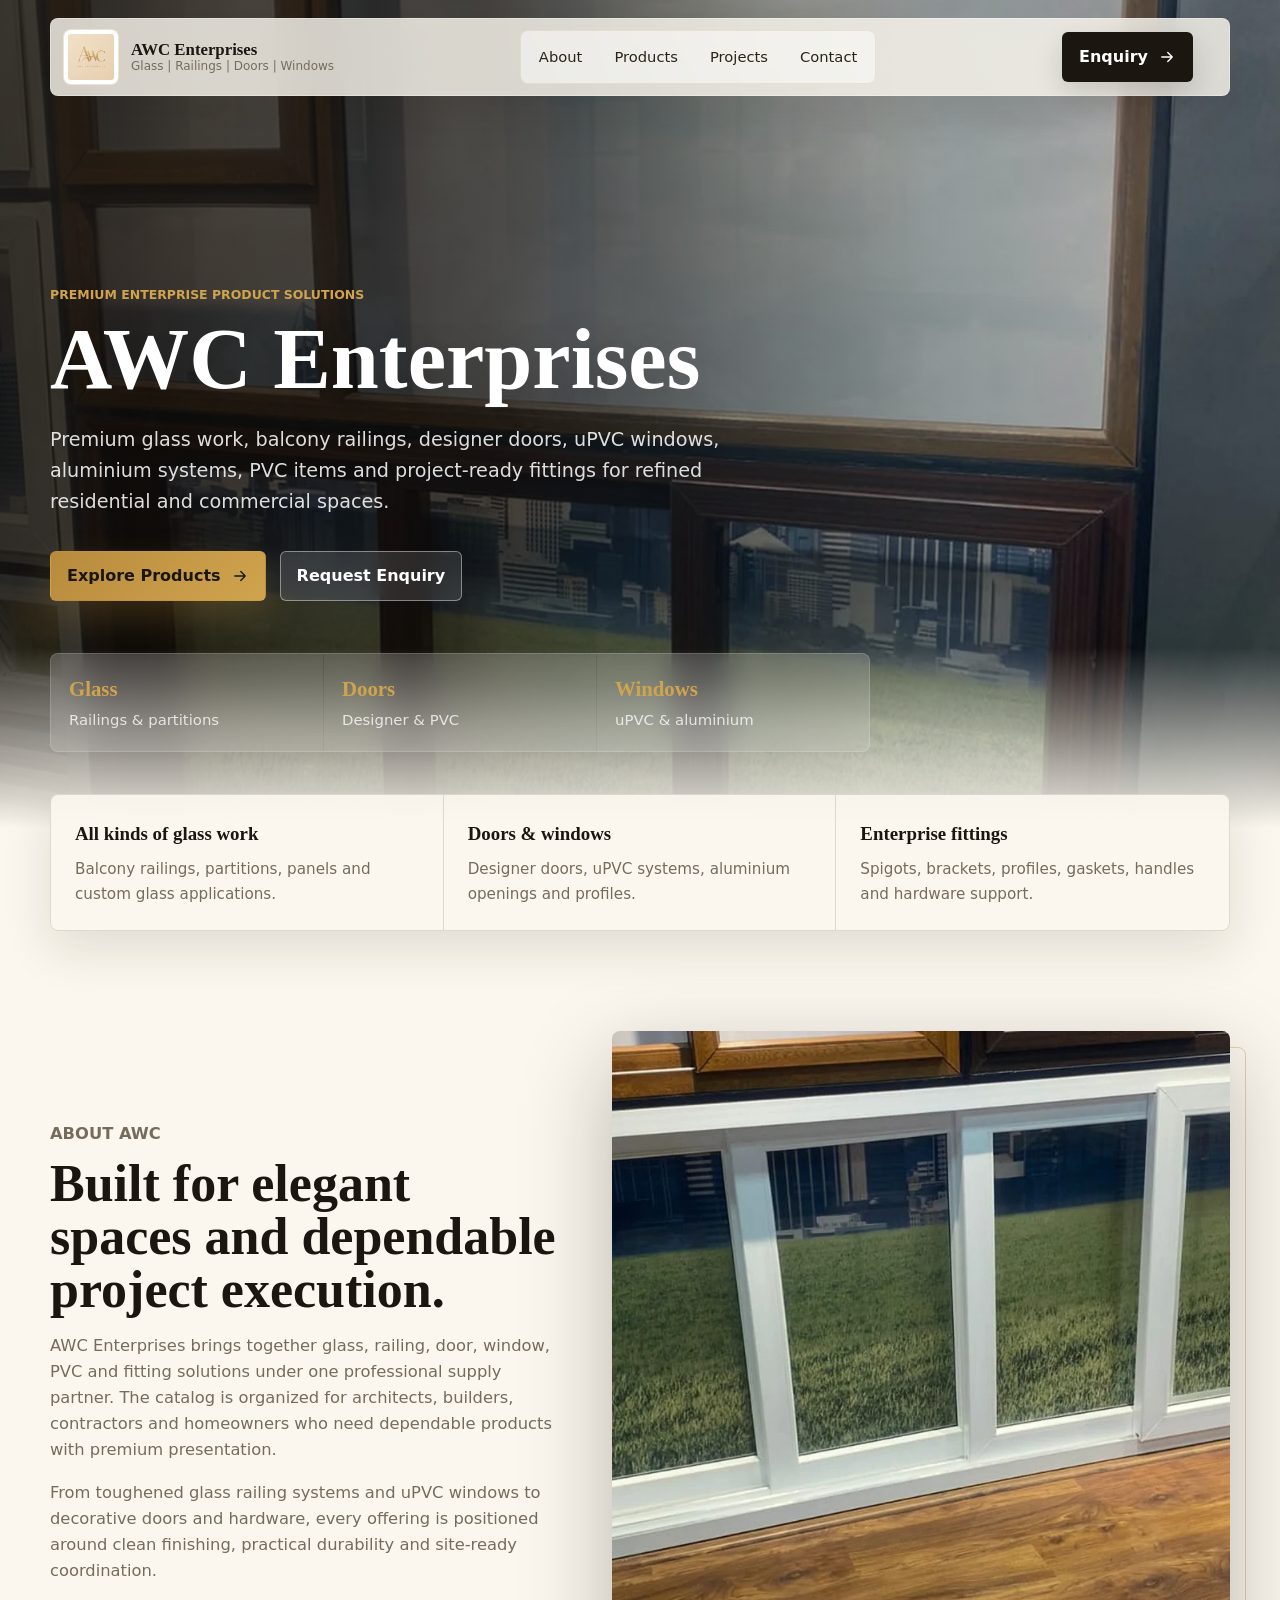
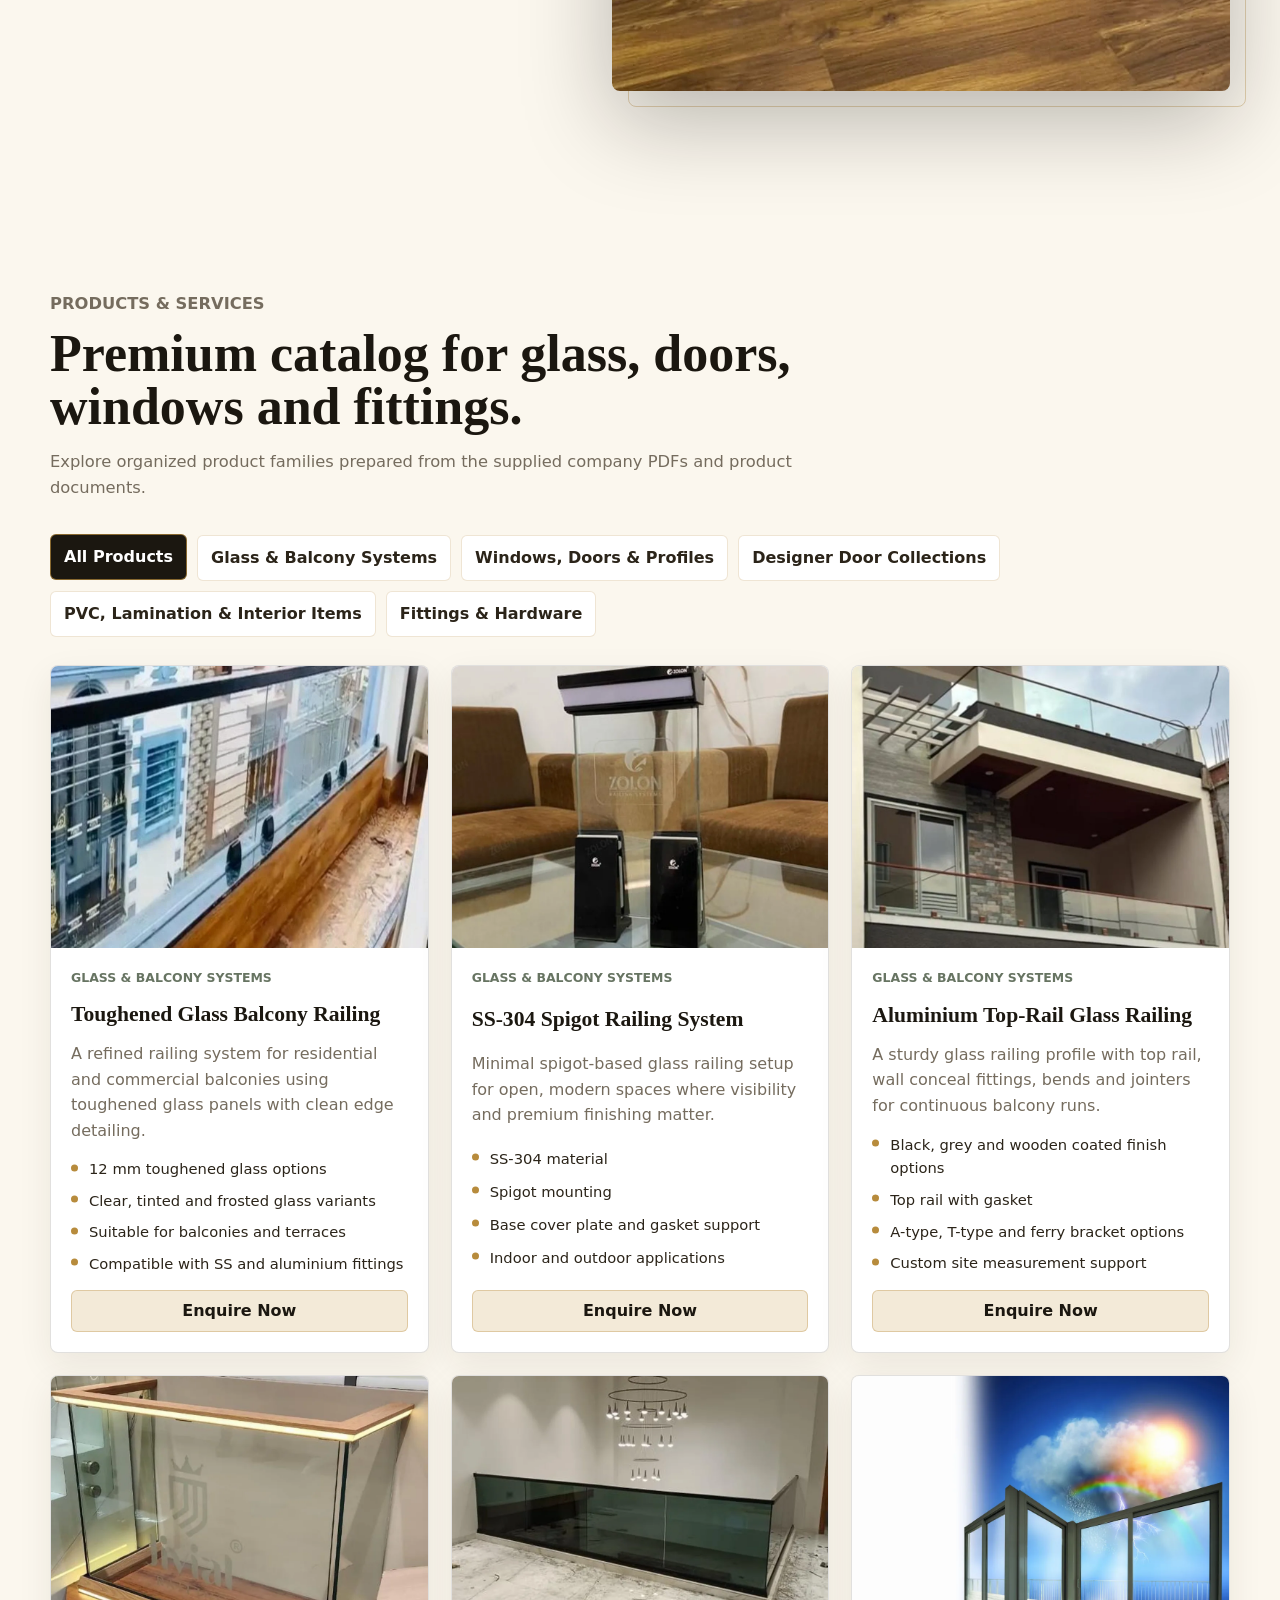
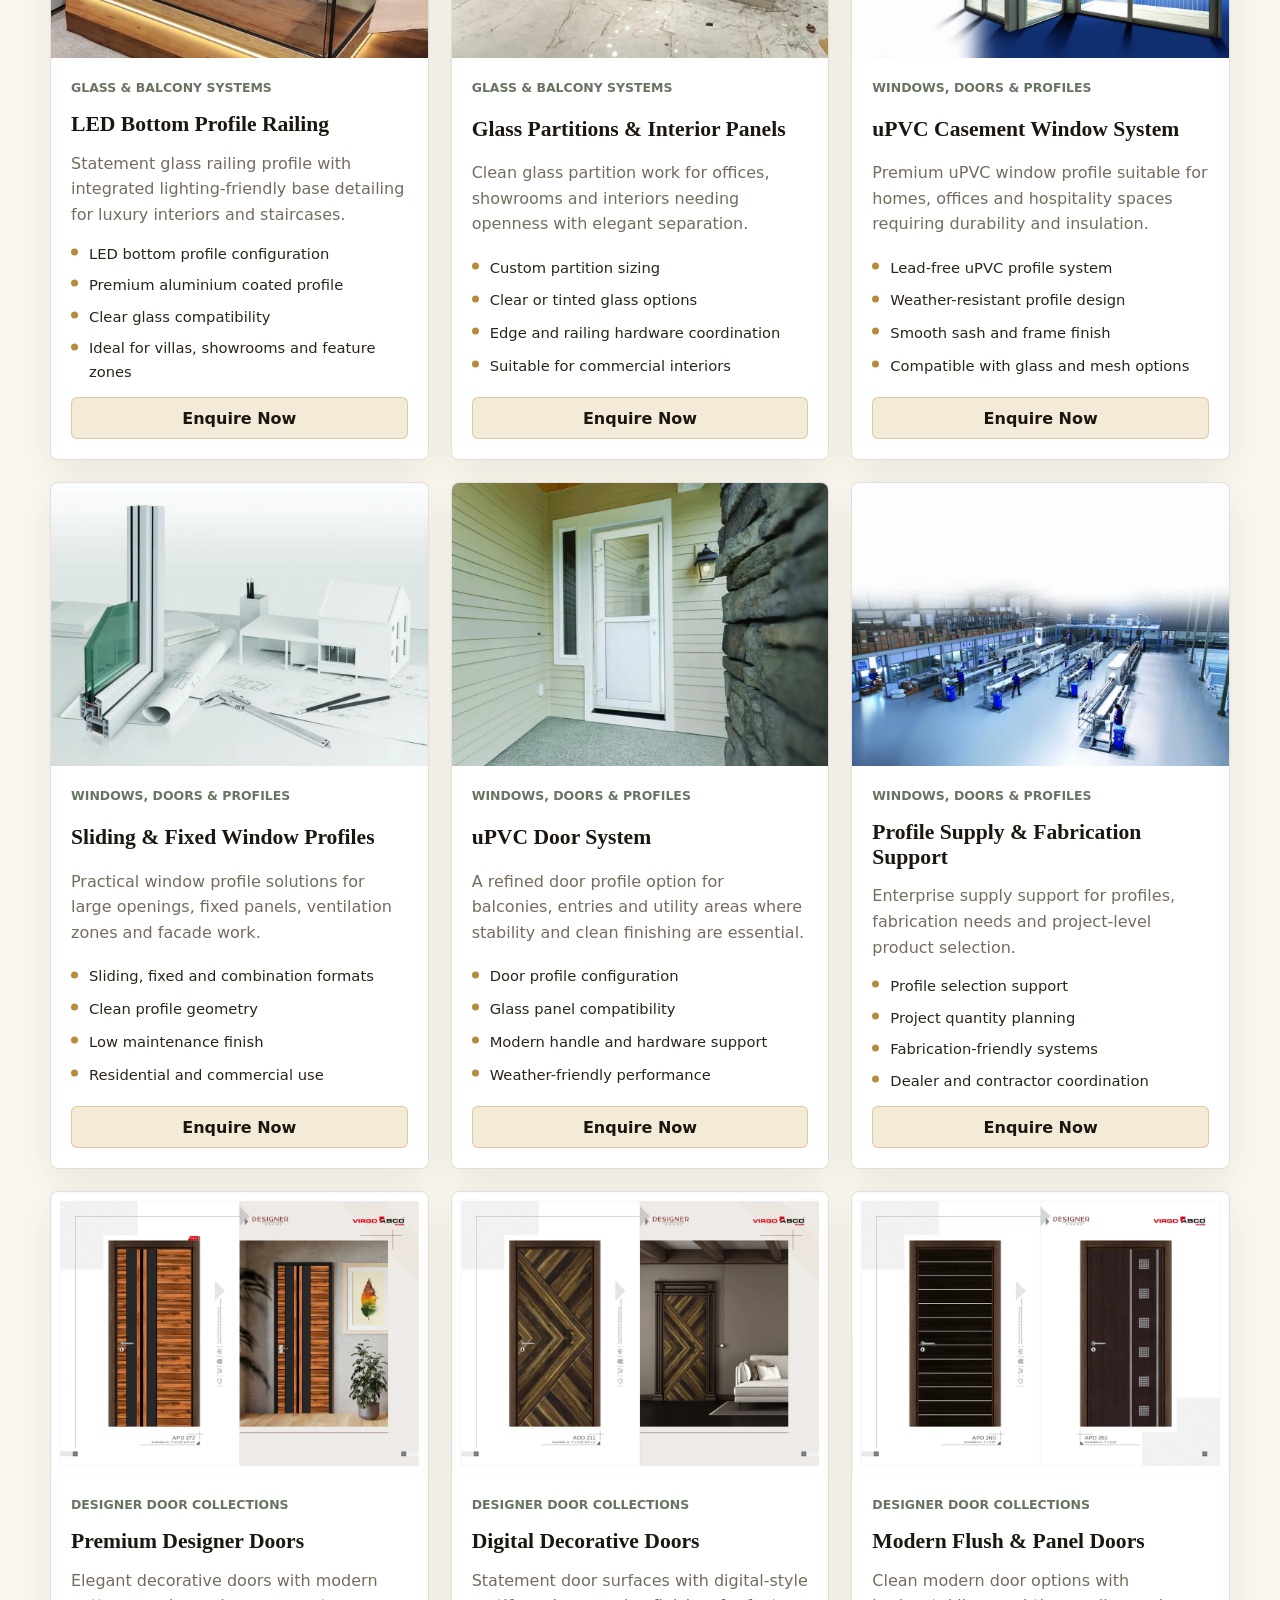
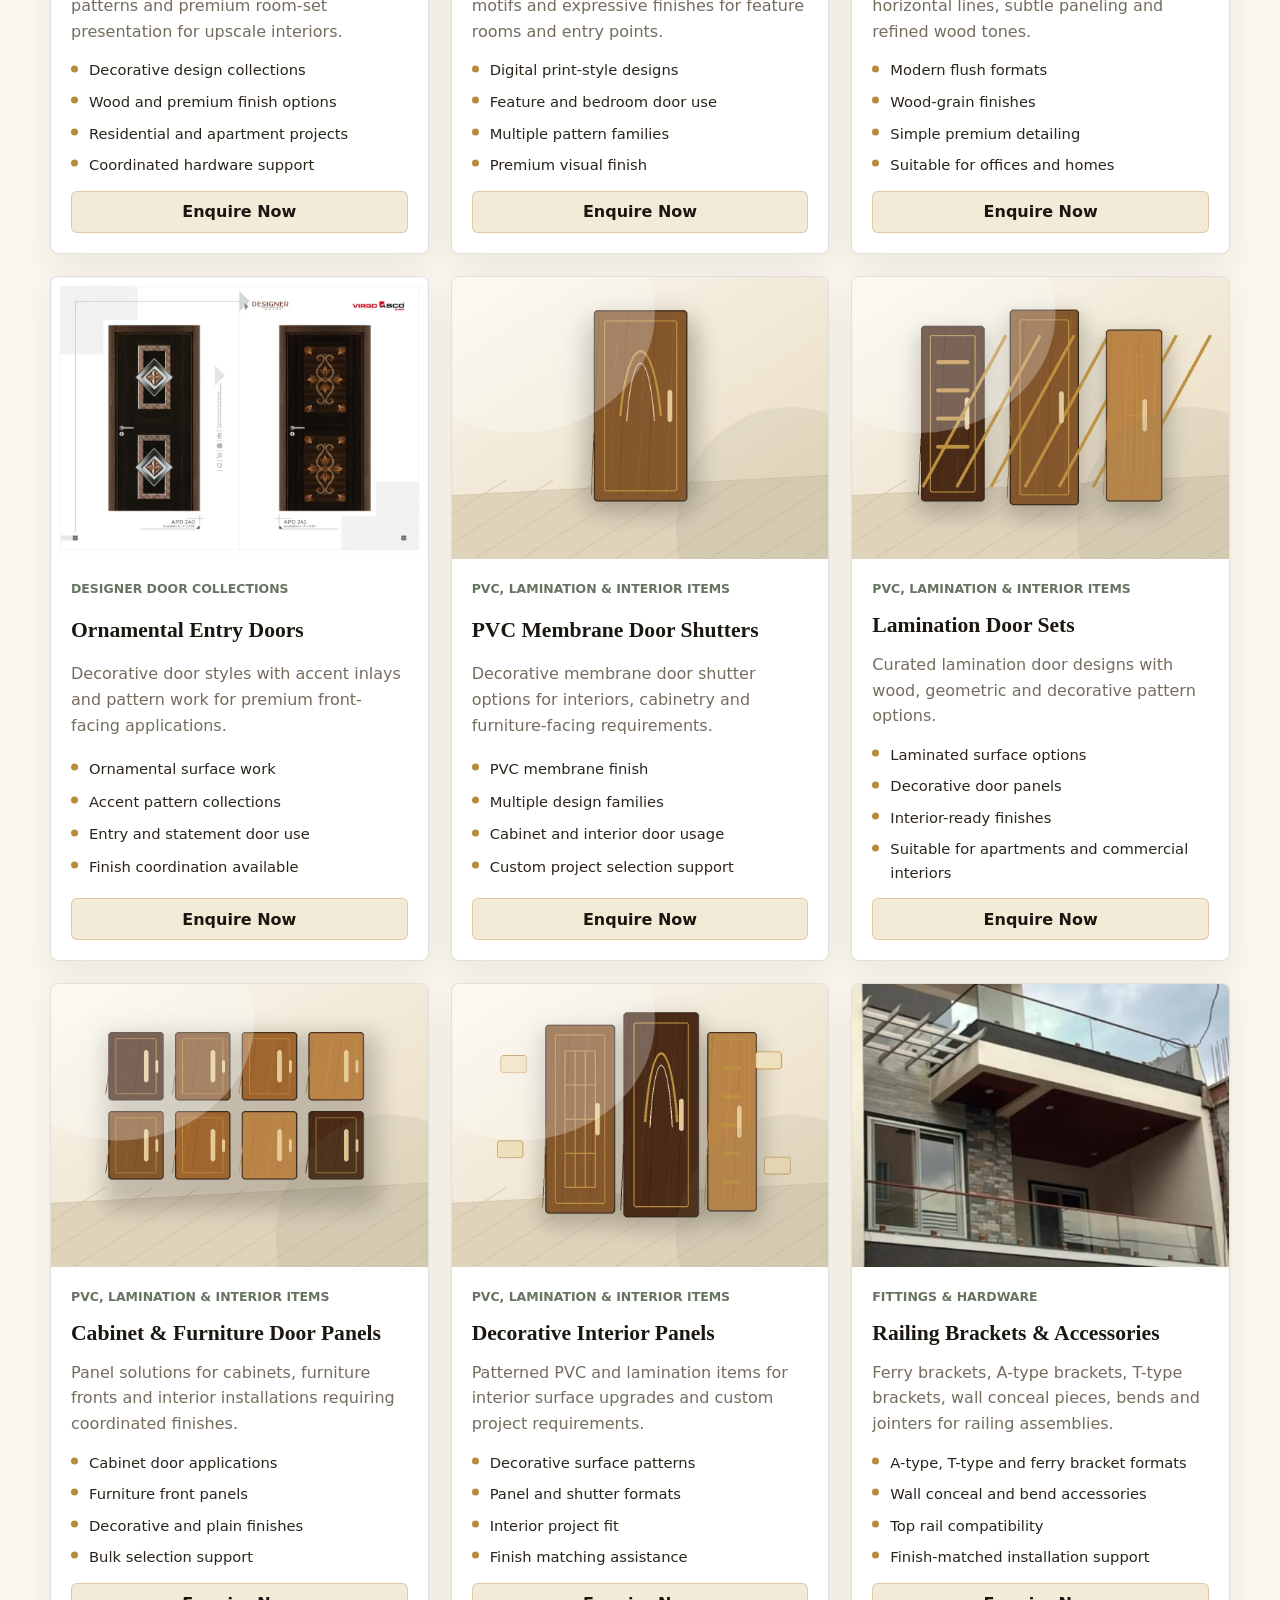
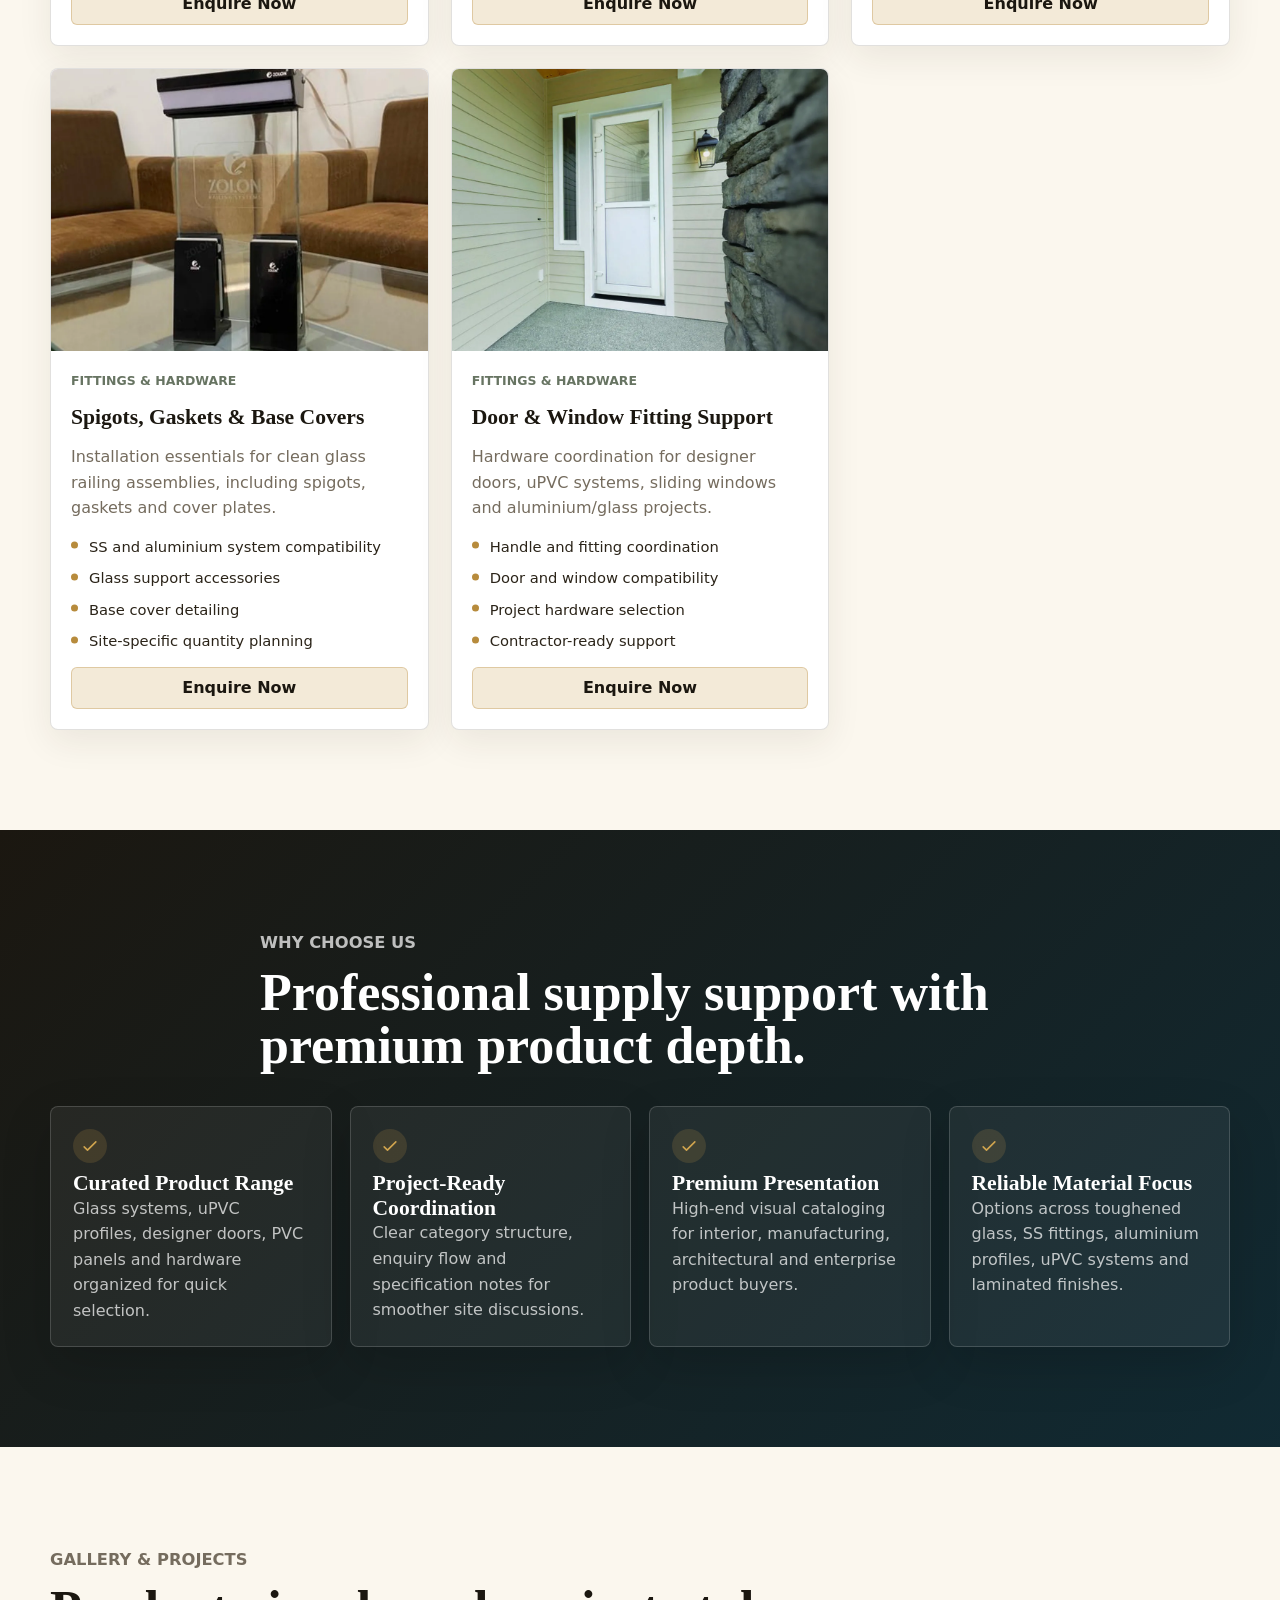
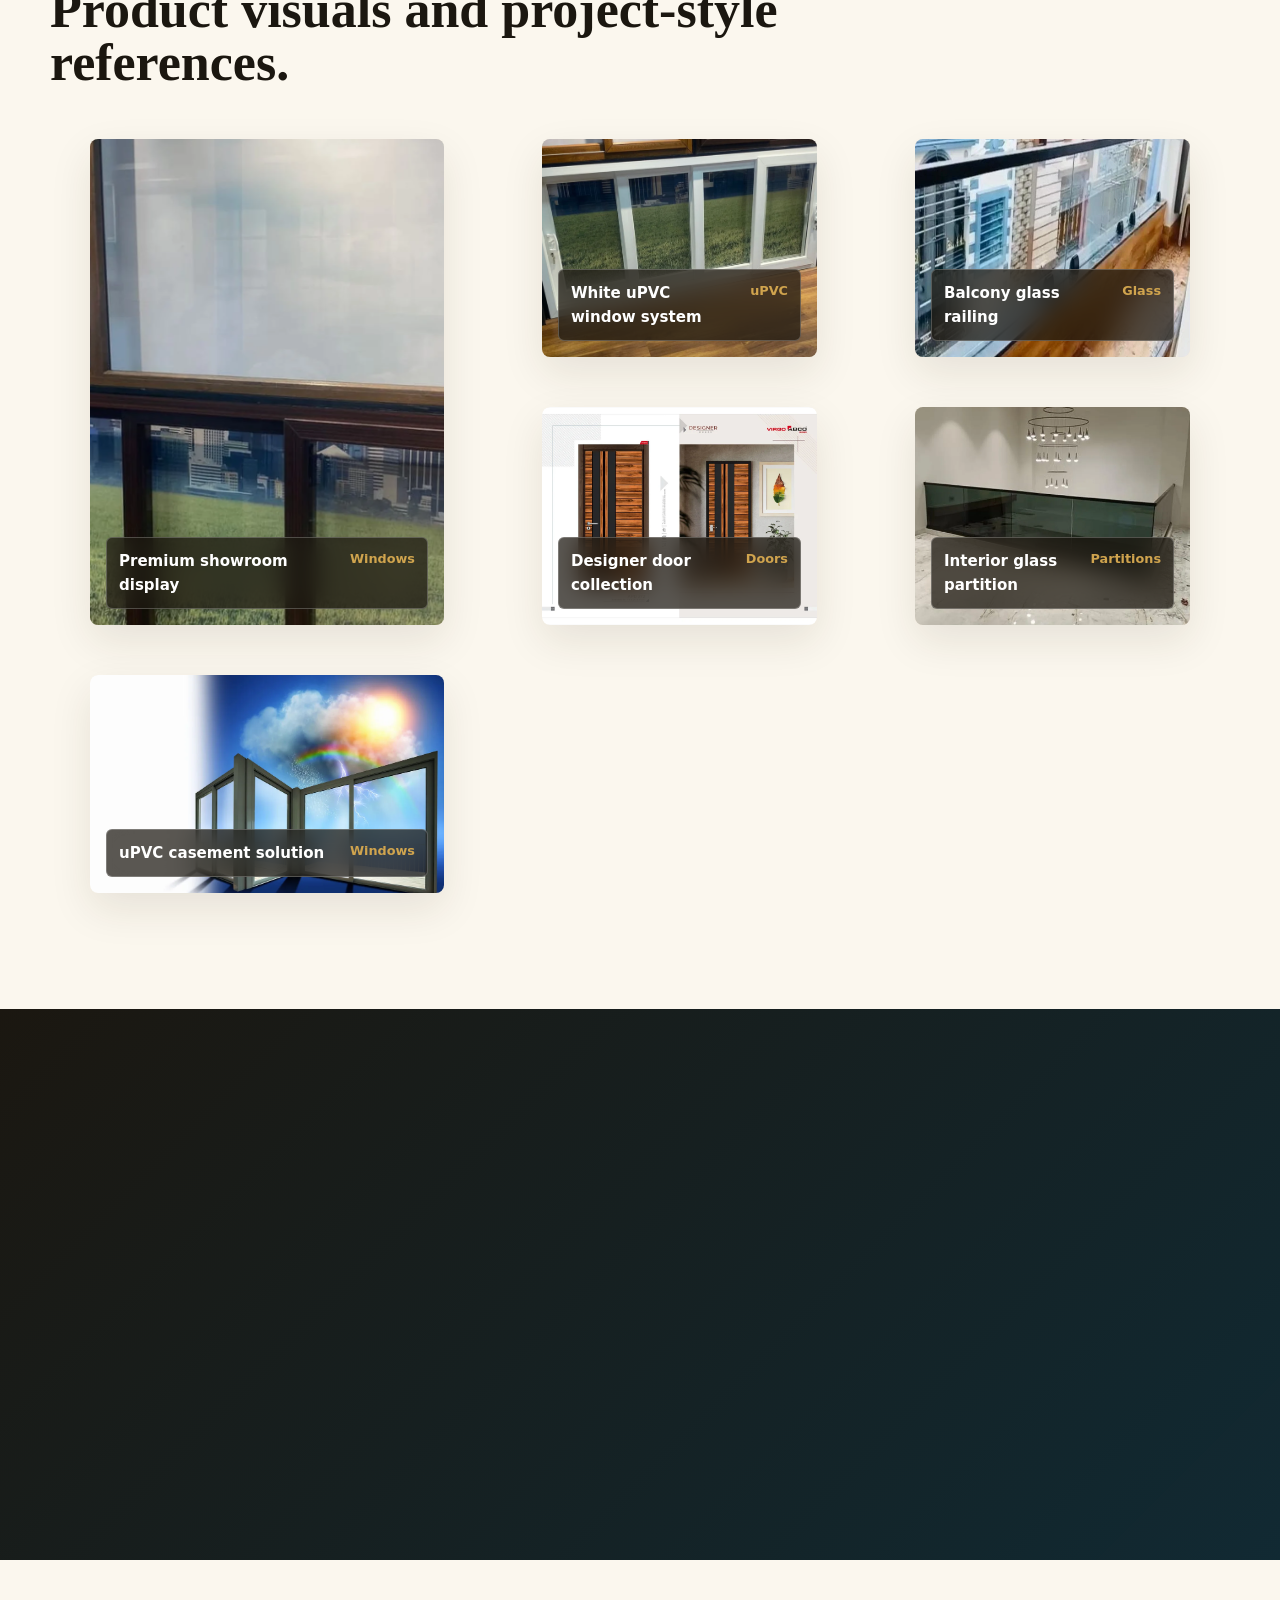
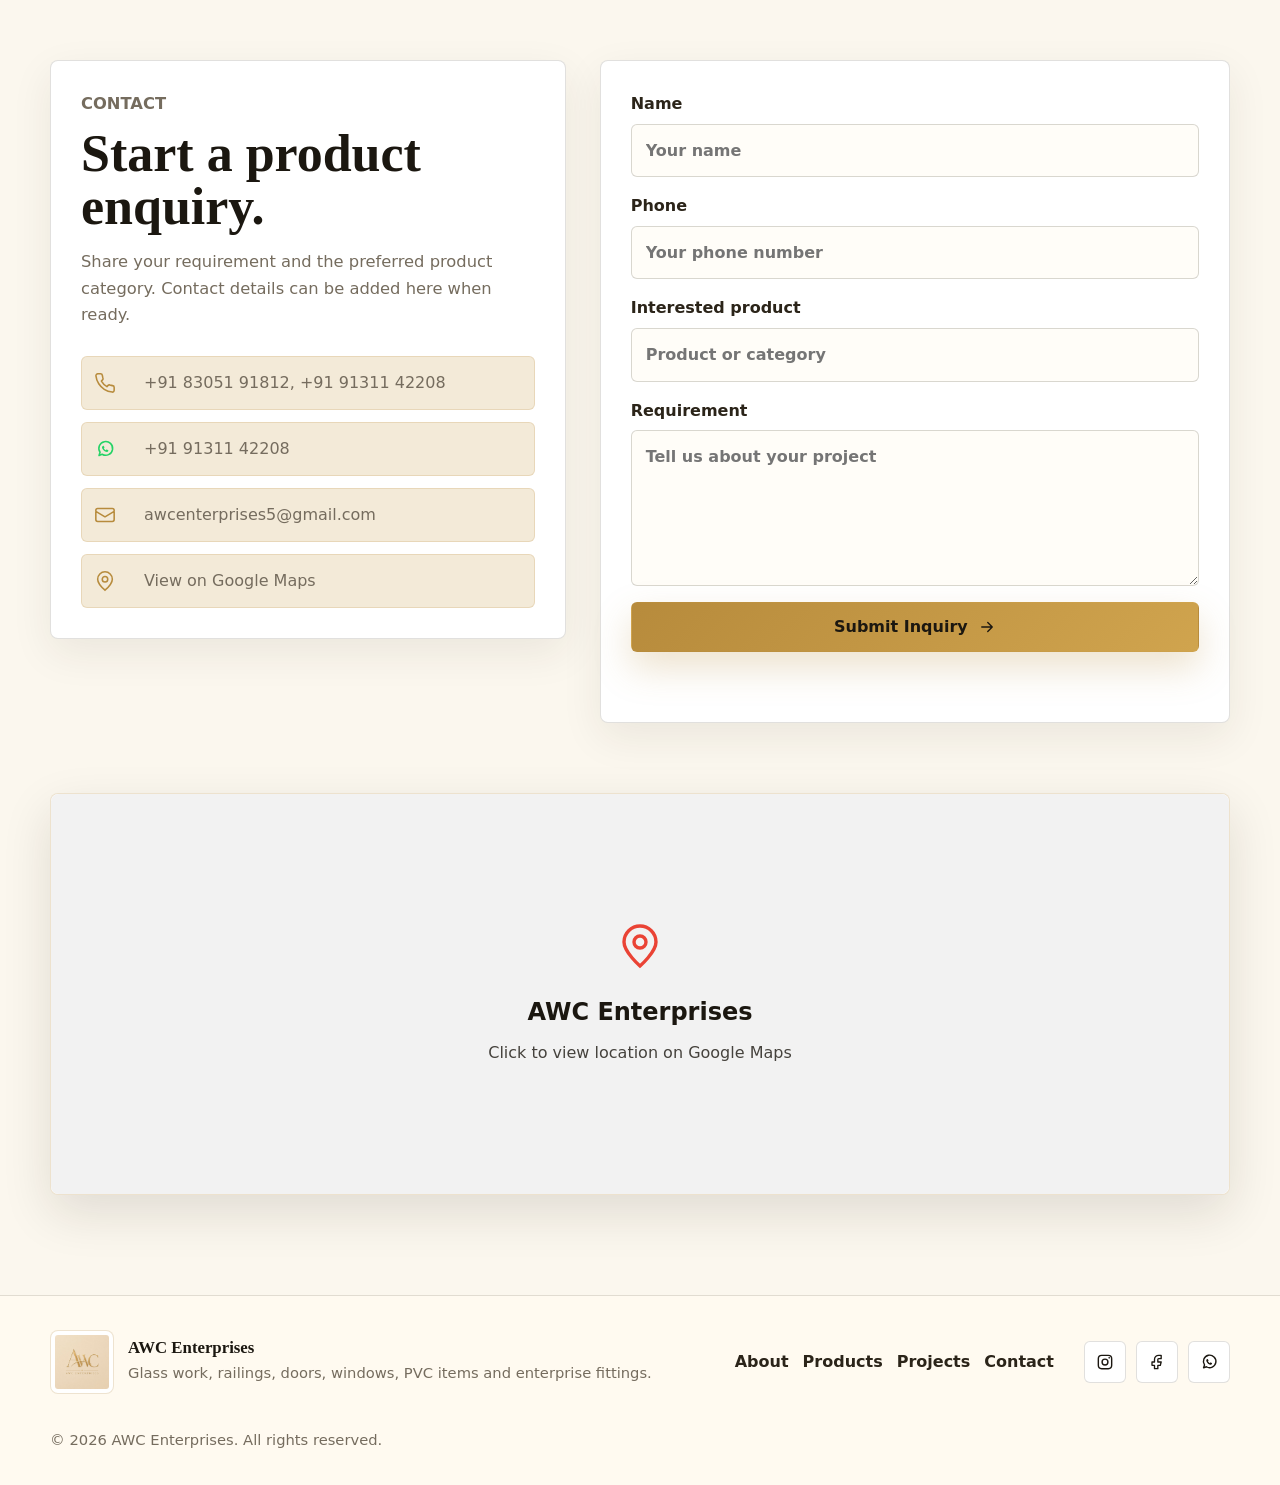
<file: index.html>
<!doctype html>
<html lang="en">
  <head>
    <meta charset="utf-8" />
    <meta name="viewport" content="width=device-width, initial-scale=1" />
    <title>AWC Enterprises | Premium Glass, Doors, Windows & Enterprise Products</title>
    <meta
      name="description"
      content="AWC Enterprises supplies premium glass work, balcony railings, designer doors, uPVC windows, aluminium systems, PVC items, fittings and hardware for modern projects."
    />
    <meta name="theme-color" content="#1c1710" />
    <meta property="og:title" content="AWC Enterprises" />
    <meta property="og:description" content="Premium glass, railing, door, window and enterprise product solutions." />
    <meta property="og:type" content="website" />
    <meta property="og:image" content="assets/logo-awc.jpg" />
    <link rel="preload" href="./assets/hero-window-display.webp" as="image" />
    <link rel="stylesheet" href="./styles.css" />
    <script type="application/ld+json">
      {
        "@context": "https://schema.org",
        "@type": "LocalBusiness",
        "name": "AWC Enterprises",
        "description": "Premium glass work, balcony railings, designer doors, windows, partitions, PVC items, fittings and enterprise hardware.",
        "image": "assets/logo-awc.jpg"
      }
    </script>
  </head>
  <body>
    <svg aria-hidden="true" class="svg-sprite">
      <symbol id="icon-arrow" viewBox="0 0 24 24">
        <path d="M5 12h14m-6-6 6 6-6 6" fill="none" stroke="currentColor" stroke-width="1.8" stroke-linecap="round" stroke-linejoin="round" />
      </symbol>
      <symbol id="icon-phone" viewBox="0 0 24 24">
        <path d="M22 16.92v3a2 2 0 0 1-2.18 2 19.8 19.8 0 0 1-8.63-3.07 19.5 19.5 0 0 1-6-6A19.8 19.8 0 0 1 2.1 4.18 2 2 0 0 1 4.11 2h3a2 2 0 0 1 2 1.72c.13.96.35 1.89.66 2.79a2 2 0 0 1-.45 2.11L8.09 9.91a16 16 0 0 0 6 6l1.27-1.27a2 2 0 0 1 2.11-.45c.9.31 1.83.53 2.79.66A2 2 0 0 1 22 16.92Z" fill="none" stroke="currentColor" stroke-width="1.7" stroke-linecap="round" stroke-linejoin="round" />
      </symbol>
      <symbol id="icon-mail" viewBox="0 0 24 24">
        <path d="M4 5h16a2 2 0 0 1 2 2v10a2 2 0 0 1-2 2H4a2 2 0 0 1-2-2V7a2 2 0 0 1 2-2Zm18 3-10 6L2 8" fill="none" stroke="currentColor" stroke-width="1.7" stroke-linecap="round" stroke-linejoin="round" />
      </symbol>
      <symbol id="icon-map" viewBox="0 0 24 24">
        <path d="M20 10c0 5-8 12-8 12S4 15 4 10a8 8 0 1 1 16 0Z" fill="none" stroke="currentColor" stroke-width="1.7" />
        <circle cx="12" cy="10" r="3" fill="none" stroke="currentColor" stroke-width="1.7" />
      </symbol>
      <symbol id="icon-check" viewBox="0 0 24 24">
        <path d="m5 13 4 4L19 7" fill="none" stroke="currentColor" stroke-width="1.9" stroke-linecap="round" stroke-linejoin="round" />
      </symbol>
      <symbol id="icon-menu" viewBox="0 0 24 24">
        <path d="M4 7h16M4 12h16M4 17h16" fill="none" stroke="currentColor" stroke-width="1.8" stroke-linecap="round" />
      </symbol>
      <symbol id="icon-instagram" viewBox="0 0 24 24">
        <rect x="4" y="4" width="16" height="16" rx="4" fill="none" stroke="currentColor" stroke-width="1.7" />
        <circle cx="12" cy="12" r="3.5" fill="none" stroke="currentColor" stroke-width="1.7" />
        <circle cx="17" cy="7" r="1" fill="currentColor" />
      </symbol>
      <symbol id="icon-facebook" viewBox="0 0 24 24">
        <path d="M14 8h3V4h-3a5 5 0 0 0-5 5v3H6v4h3v4h4v-4h3l1-4h-4V9a1 1 0 0 1 1-1Z" fill="none" stroke="currentColor" stroke-width="1.6" stroke-linejoin="round" />
      </symbol>
      <symbol id="icon-whatsapp" viewBox="0 0 24 24">
        <path d="M5.5 19 6.6 15.5a7.5 7.5 0 1 1 2.3 2.2L5.5 19Z" fill="none" stroke="currentColor" stroke-width="1.7" stroke-linecap="round" stroke-linejoin="round" />
        <path d="M9.8 8.7c.4-.3.8-.2 1 .2l.5 1c.2.4.1.7-.2 1l-.4.3a4.7 4.7 0 0 0 2.2 2.2l.4-.5c.3-.3.6-.4 1-.2l1 .5c.4.2.5.6.3 1-.3.7-.8 1.1-1.5 1.1-2.5 0-5.4-2.8-5.4-5.4 0-.6.4-1.1 1.1-1.2Z" fill="currentColor" />
      </symbol>
    </svg>

    <a class="skip-link" href="#main">Skip to content</a>

    <header class="site-header" data-header>
      <a class="brand" href="#top" aria-label="AWC Enterprises home">
        <img src="./assets/logo-awc.jpg" alt="AWC Enterprises logo" width="56" height="56" />
        <span>
          <strong>AWC Enterprises</strong>
          <small>Glass | Railings | Doors | Windows</small>
        </span>
      </a>

      <nav class="desktop-nav" aria-label="Primary navigation">
        <a href="#about">About</a>
        <a href="#products">Products</a>
        <a href="#projects">Projects</a>
        <a href="#contact">Contact</a>
      </nav>

      <a class="header-cta" href="#contact">
        Enquiry
        <svg><use href="#icon-arrow"></use></svg>
      </a>

      <button class="menu-button" type="button" aria-label="Open menu" aria-expanded="false" data-menu-button>
        <svg><use href="#icon-menu"></use></svg>
      </button>
    </header>

    <nav class="mobile-nav" aria-label="Mobile navigation" data-mobile-nav>
      <a href="#about">About</a>
      <a href="#products">Products</a>
      <a href="#projects">Projects</a>
      <a href="#contact">Contact</a>
    </nav>

    <main id="main">
      <section class="hero" id="top" aria-label="AWC Enterprises">
        <div class="hero-content reveal">
          <p class="eyebrow">Premium enterprise product solutions</p>
          <h1>AWC Enterprises</h1>
          <p class="hero-copy">
            Premium glass work, balcony railings, designer doors, uPVC windows, aluminium systems, PVC items and project-ready fittings for refined residential and commercial spaces.
          </p>
          <div class="hero-actions">
            <a class="button primary" href="#products">
              Explore Products
              <svg><use href="#icon-arrow"></use></svg>
            </a>
            <a class="button secondary" href="#contact">Request Enquiry</a>
          </div>
          <dl class="hero-metrics" aria-label="Business highlights">
            <div>
              <dt>Glass</dt>
              <dd>Railings & partitions</dd>
            </div>
            <div>
              <dt>Doors</dt>
              <dd>Designer & PVC</dd>
            </div>
            <div>
              <dt>Windows</dt>
              <dd>uPVC & aluminium</dd>
            </div>
          </dl>
        </div>
      </section>

      <section class="intro-band" aria-label="Core product categories">
        <div class="intro-item">
          <strong>All kinds of glass work</strong>
          <span>Balcony railings, partitions, panels and custom glass applications.</span>
        </div>
        <div class="intro-item">
          <strong>Doors & windows</strong>
          <span>Designer doors, uPVC systems, aluminium openings and profiles.</span>
        </div>
        <div class="intro-item">
          <strong>Enterprise fittings</strong>
          <span>Spigots, brackets, profiles, gaskets, handles and hardware support.</span>
        </div>
      </section>

      <section class="section about-section" id="about">
        <div class="section-grid">
          <div class="section-copy reveal">
            <p class="eyebrow">About AWC</p>
            <h2>Built for elegant spaces and dependable project execution.</h2>
            <p>
              AWC Enterprises brings together glass, railing, door, window, PVC and fitting solutions under one professional supply partner. The catalog is organized for architects, builders, contractors and homeowners who need dependable products with premium presentation.
            </p>
            <p>
              From toughened glass railing systems and uPVC windows to decorative doors and hardware, every offering is positioned around clean finishing, practical durability and site-ready coordination.
            </p>
          </div>
          <div class="about-visual reveal">
            <img src="./assets/showroom-white-window.webp" alt="White uPVC and wood-finish window display" width="960" height="660" loading="lazy" />
          </div>
        </div>
      </section>

      <section class="section products-section" id="products">
        <div class="section-heading reveal">
          <p class="eyebrow">Products & services</p>
          <h2>Premium catalog for glass, doors, windows and fittings.</h2>
          <p>
            Explore organized product families prepared from the supplied company PDFs and product documents.
          </p>
        </div>

        <div class="category-tabs reveal" data-category-tabs aria-label="Product categories"></div>
        <div class="product-grid" data-product-grid aria-live="polite"></div>
      </section>

      <section class="section why-section" id="why">
        <div class="section-heading reveal">
          <p class="eyebrow">Why choose us</p>
          <h2>Professional supply support with premium product depth.</h2>
        </div>
        <div class="trust-grid">
          <article class="trust-card reveal">
            <svg><use href="#icon-check"></use></svg>
            <h3>Curated Product Range</h3>
            <p>Glass systems, uPVC profiles, designer doors, PVC panels and hardware organized for quick selection.</p>
          </article>
          <article class="trust-card reveal">
            <svg><use href="#icon-check"></use></svg>
            <h3>Project-Ready Coordination</h3>
            <p>Clear category structure, enquiry flow and specification notes for smoother site discussions.</p>
          </article>
          <article class="trust-card reveal">
            <svg><use href="#icon-check"></use></svg>
            <h3>Premium Presentation</h3>
            <p>High-end visual cataloging for interior, manufacturing, architectural and enterprise product buyers.</p>
          </article>
          <article class="trust-card reveal">
            <svg><use href="#icon-check"></use></svg>
            <h3>Reliable Material Focus</h3>
            <p>Options across toughened glass, SS fittings, aluminium profiles, uPVC systems and laminated finishes.</p>
          </article>
        </div>
      </section>

      <section class="section gallery-section" id="projects">
        <div class="section-heading reveal">
          <p class="eyebrow">Gallery & projects</p>
          <h2>Product visuals and project-style references.</h2>
        </div>
        <div class="gallery-grid" data-gallery-grid></div>
      </section>

      <section class="section testimonials-section" id="testimonials">
        <div class="section-heading reveal">
          <p class="eyebrow">Client reviews</p>
          <h2>Trusted for clean finishes and business-focused delivery.</h2>
        </div>
        <div class="testimonial-grid">
          <figure class="testimonial reveal">
            <blockquote>AWC Enterprises helped us shortlist premium glass and window options with a clear, professional approach.</blockquote>
            <figcaption>Residential Project Client</figcaption>
          </figure>
          <figure class="testimonial reveal">
            <blockquote>The product range is broad and well organized, especially for doors, railing hardware and uPVC systems.</blockquote>
            <figcaption>Interior Contractor</figcaption>
          </figure>
          <figure class="testimonial reveal">
            <blockquote>A dependable partner for project discussions where finish quality and product clarity matter.</blockquote>
            <figcaption>Commercial Buyer</figcaption>
          </figure>
        </div>
      </section>

      <section class="section contact-section" id="contact">
        <div class="contact-layout">
          <div class="contact-panel reveal">
            <p class="eyebrow">Contact</p>
            <h2>Start a product enquiry.</h2>
            <p>Share your requirement and the preferred product category. Contact details can be added here when ready.</p>

            <div class="contact-list">
              <div>
                <svg><use href="#icon-phone"></use></svg>
                <span>
                  <a href="tel:+918305191812" style="color: inherit; text-decoration: none;">+91 83051 91812</a>, 
                  <a href="tel:+919131142208" style="color: inherit; text-decoration: none;">+91 91311 42208</a>
                </span>
              </div>
              <div>
                <a href="https://wa.me/919131142208?text=Hello%20AWC%20Enterprises%2C%20I%20would%20like%20to%20know%20more%20about%20your%20products." target="_blank" rel="noopener noreferrer" style="display: contents;">
                  <svg style="color: #25D366; cursor: pointer;"><use href="#icon-whatsapp"></use></svg>
                </a>
                <span>
                  <a href="https://wa.me/919131142208?text=Hello%20AWC%20Enterprises%2C%20I%20would%20like%20to%20know%20more%20about%20your%20products." target="_blank" rel="noopener noreferrer" style="color: inherit; text-decoration: none;">+91 91311 42208</a>
                </span>
              </div>
              <div>
                <svg><use href="#icon-mail"></use></svg>
                <span><a href="mailto:awcenterprises5@gmail.com" style="color: inherit; text-decoration: none;">awcenterprises5@gmail.com</a></span>
              </div>
              <div>
                <svg><use href="#icon-map"></use></svg>
                <span><a href="https://maps.app.goo.gl/GcZbMN9DcVqAcgeR6?g_st=iw" target="_blank" rel="noopener noreferrer" style="color: inherit; text-decoration: none;">View on Google Maps</a></span>
              </div>
            </div>
          </div>

          <form class="inquiry-form reveal" data-inquiry-form>
            <label>
              Name
              <input type="text" name="name" placeholder="Your name" required />
            </label>
            <label>
              Phone
              <input type="tel" name="phone" placeholder="Your phone number" />
            </label>
            <label>
              Interested product
              <input type="text" name="product" placeholder="Product or category" data-product-input />
            </label>
            <label>
              Requirement
              <textarea name="message" rows="5" placeholder="Tell us about your project"></textarea>
            </label>
            <button class="button primary" type="submit">
              Submit Inquiry
              <svg><use href="#icon-arrow"></use></svg>
            </button>
            <p class="form-status" data-form-status role="status"></p>
          </form>
        </div>
      </section>

      <section class="map-section" aria-label="Google Maps location">
        <div class="map-shell reveal" style="padding: 0;">
          <a href="https://maps.app.goo.gl/GcZbMN9DcVqAcgeR6?g_st=iw" target="_blank" rel="noopener noreferrer" style="text-decoration: none; display: flex; align-items: center; justify-content: center; min-height: 400px; background: #f2f2f2; width: 100%; height: 100%; border-radius: inherit; transition: background 0.3s; color: inherit;">
            <div style="text-align: center;">
              <svg width="48" height="48" style="color: #EA4335; margin-bottom: 1rem;"><use href="#icon-map"></use></svg>
              <h3 style="margin: 0 0 0.5rem 0; font-size: 1.5rem;">AWC Enterprises</h3>
              <p style="margin: 0; opacity: 0.8;">Click to view location on Google Maps</p>
            </div>
          </a>
        </div>
      </section>
    </main>

    <footer class="site-footer">
      <div class="footer-brand">
        <img src="./assets/logo-awc.jpg" alt="AWC Enterprises logo" width="64" height="64" loading="lazy" />
        <div>
          <strong>AWC Enterprises</strong>
          <p>Glass work, railings, doors, windows, PVC items and enterprise fittings.</p>
        </div>
      </div>
      <nav aria-label="Footer links">
        <a href="#about">About</a>
        <a href="#products">Products</a>
        <a href="#projects">Projects</a>
        <a href="#contact">Contact</a>
      </nav>
      <div class="social-links" aria-label="Social links">
        <a href="#" aria-label="Instagram"><svg><use href="#icon-instagram"></use></svg></a>
        <a href="#" aria-label="Facebook"><svg><use href="#icon-facebook"></use></svg></a>
        <a href="#" aria-label="WhatsApp"><svg><use href="#icon-whatsapp"></use></svg></a>
      </div>
      <p class="copyright">© <span data-year></span> AWC Enterprises. All rights reserved.</p>
    </footer>

    <script src="./app.js" defer></script>
  </body>
</html>
</file>
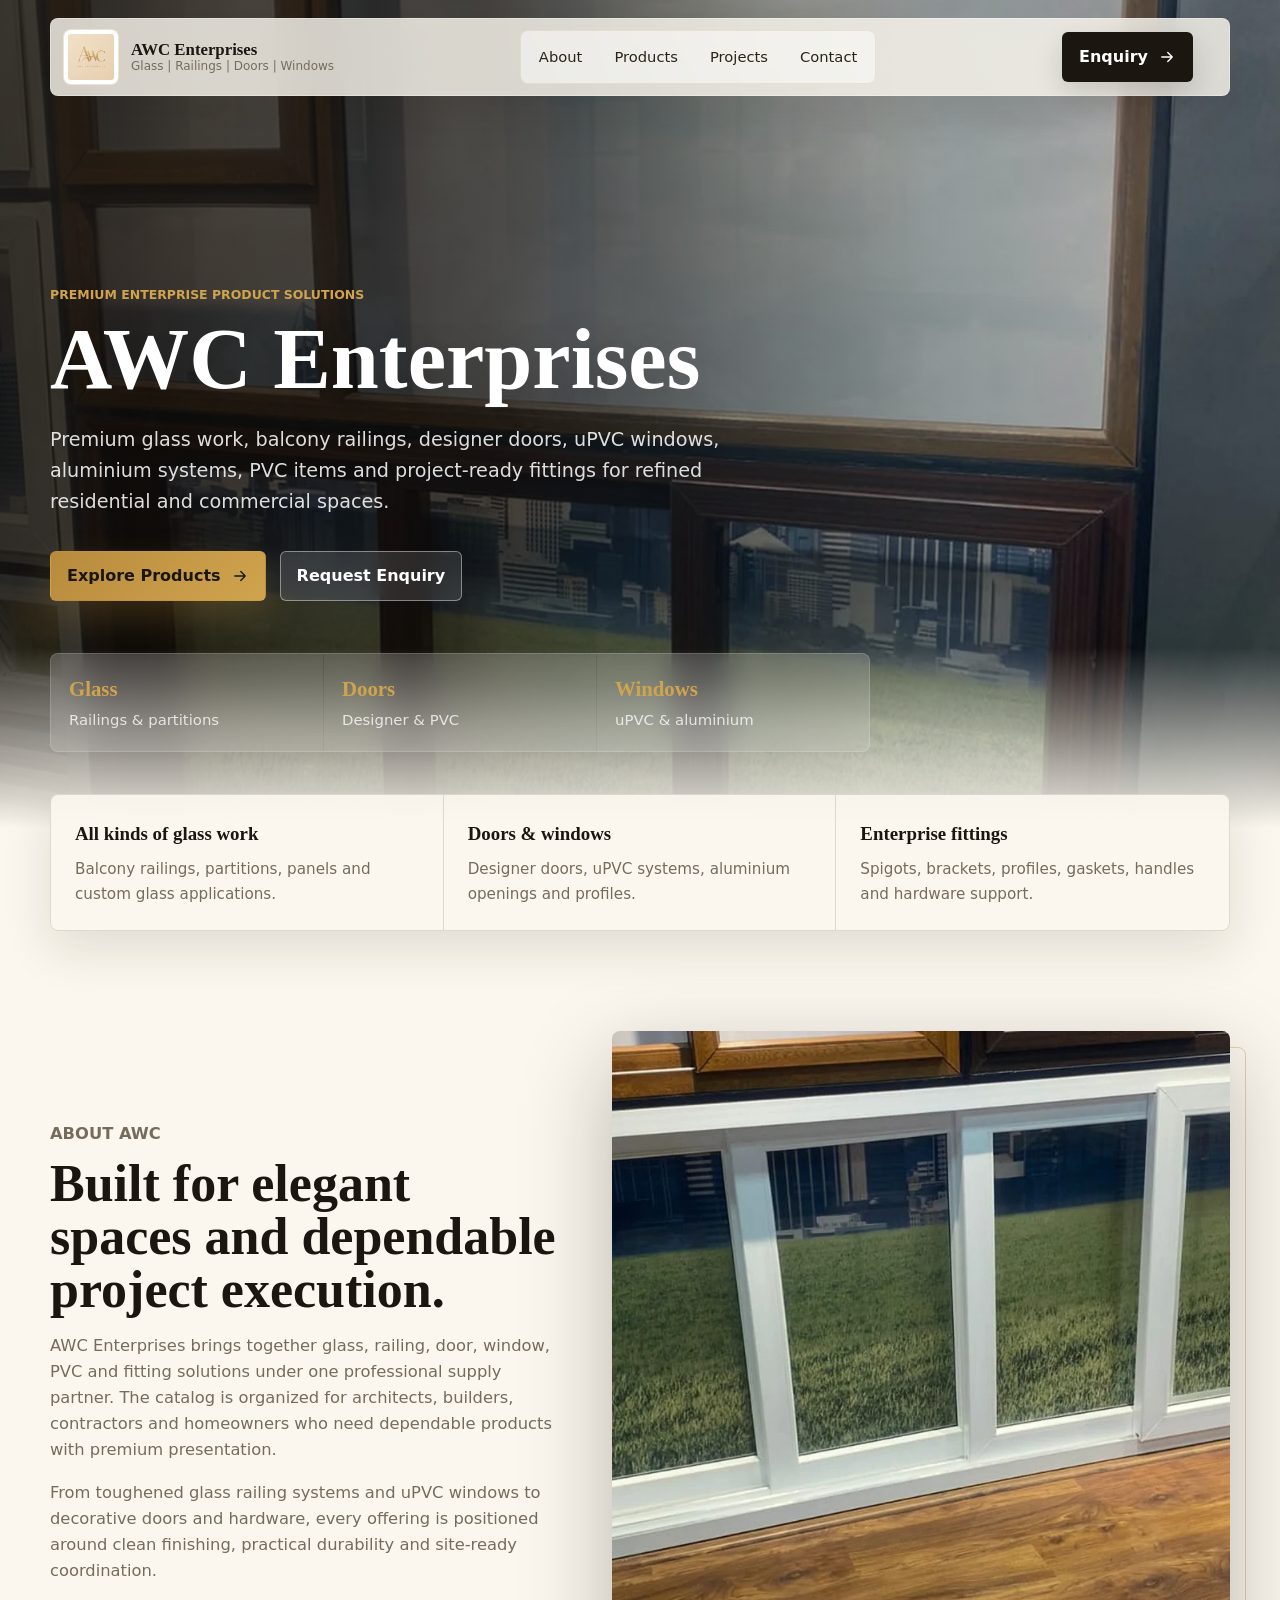
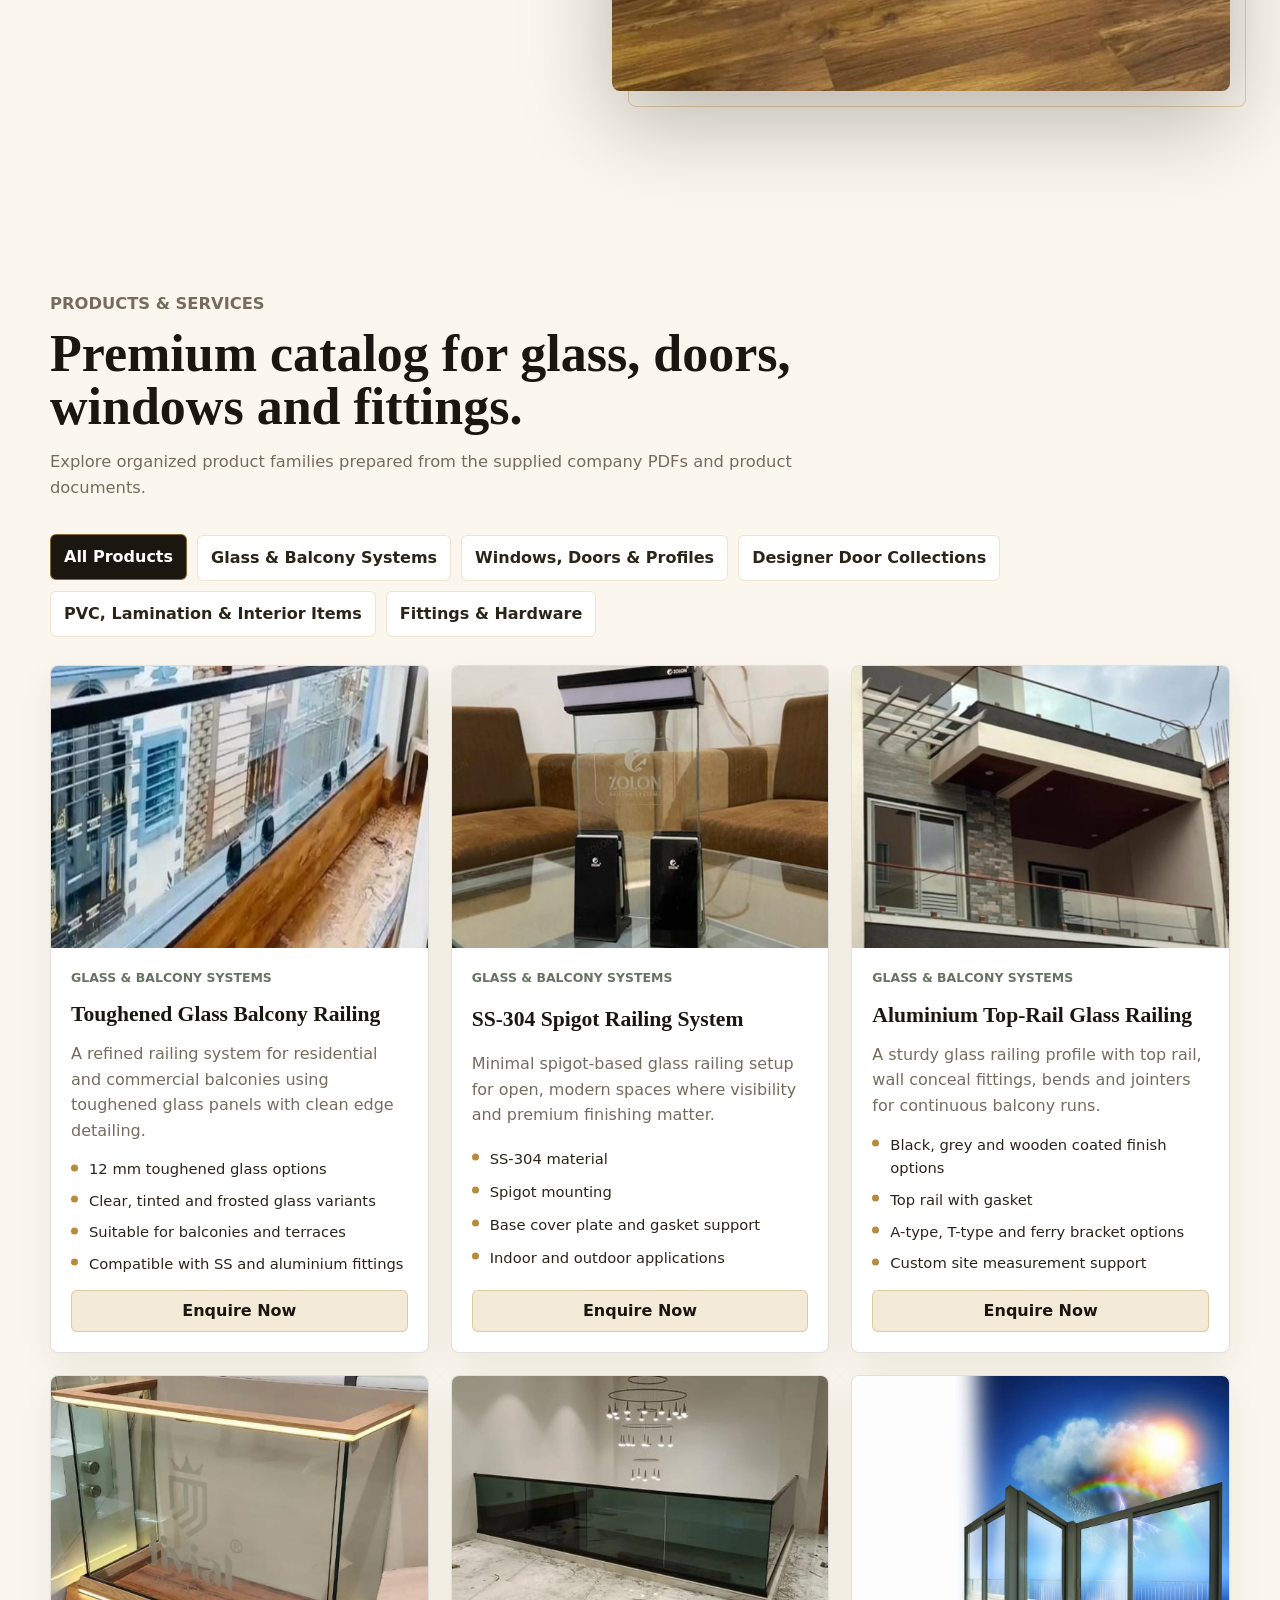
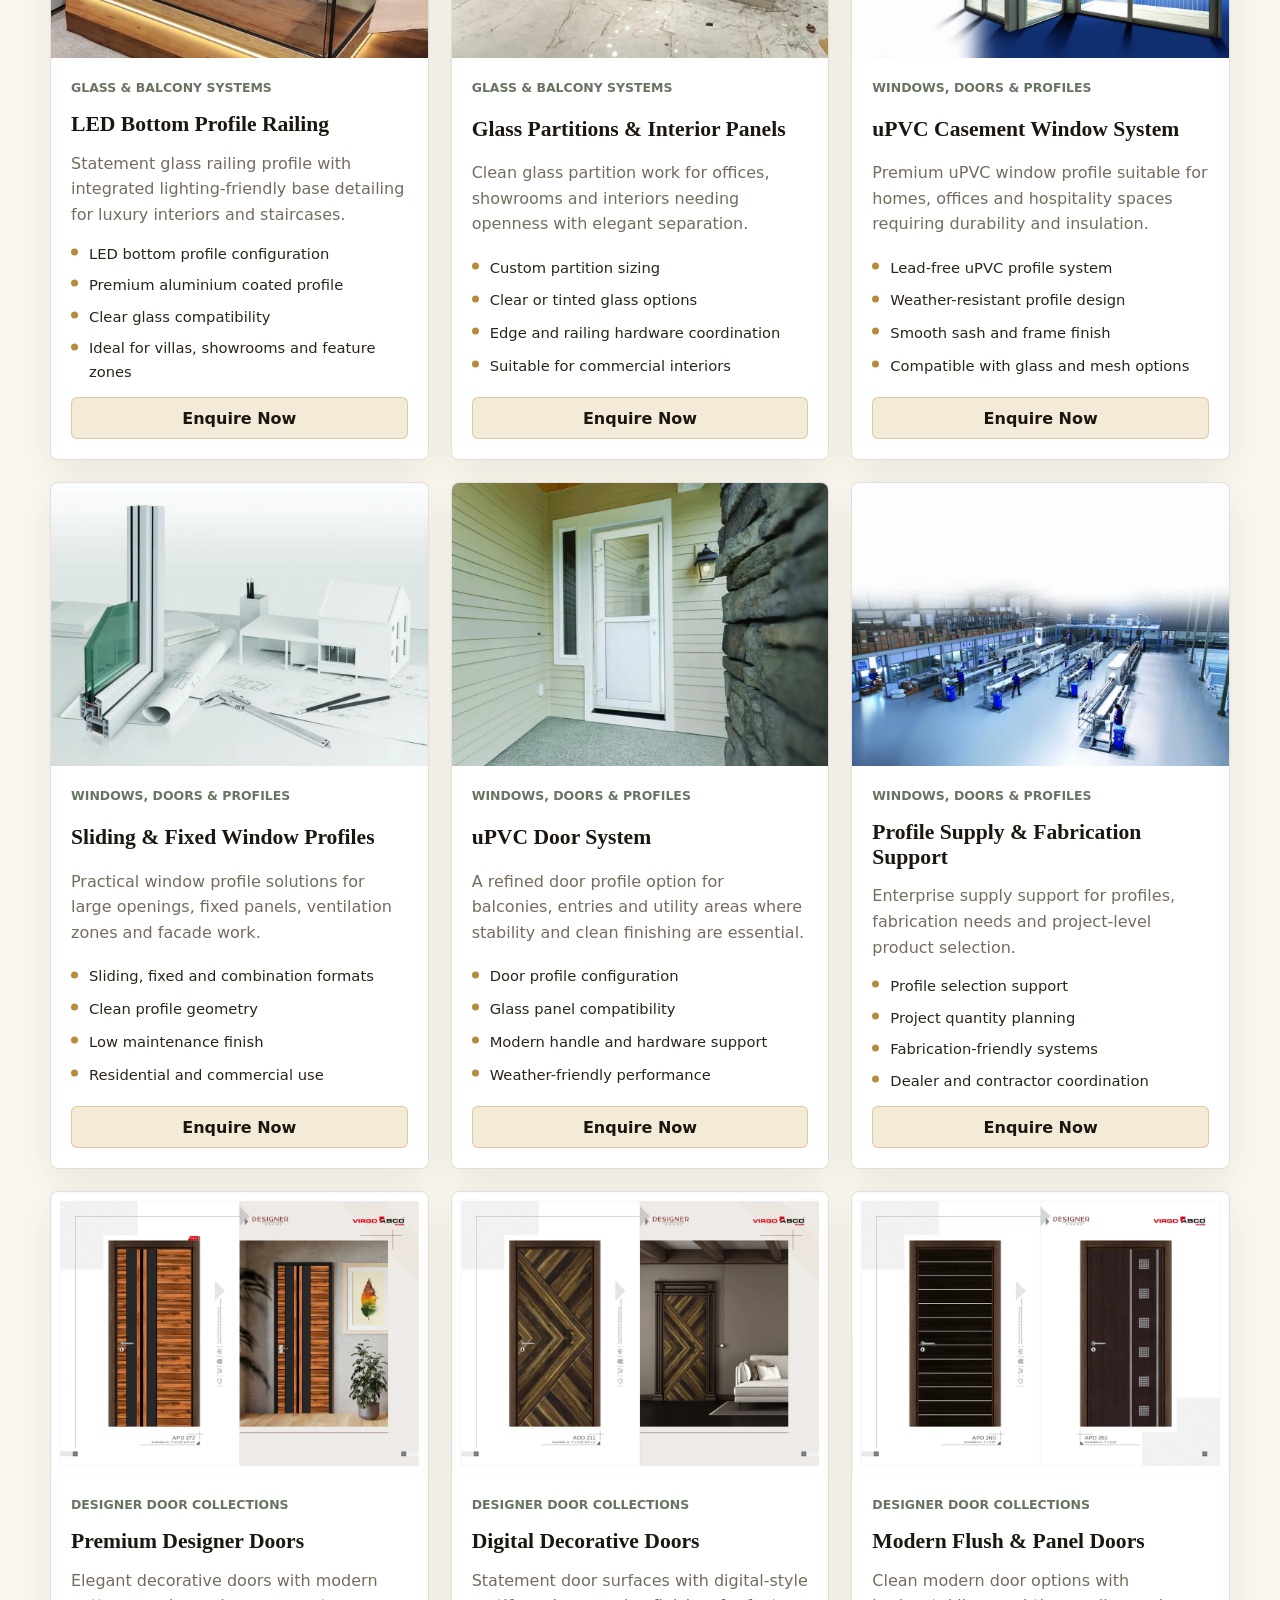
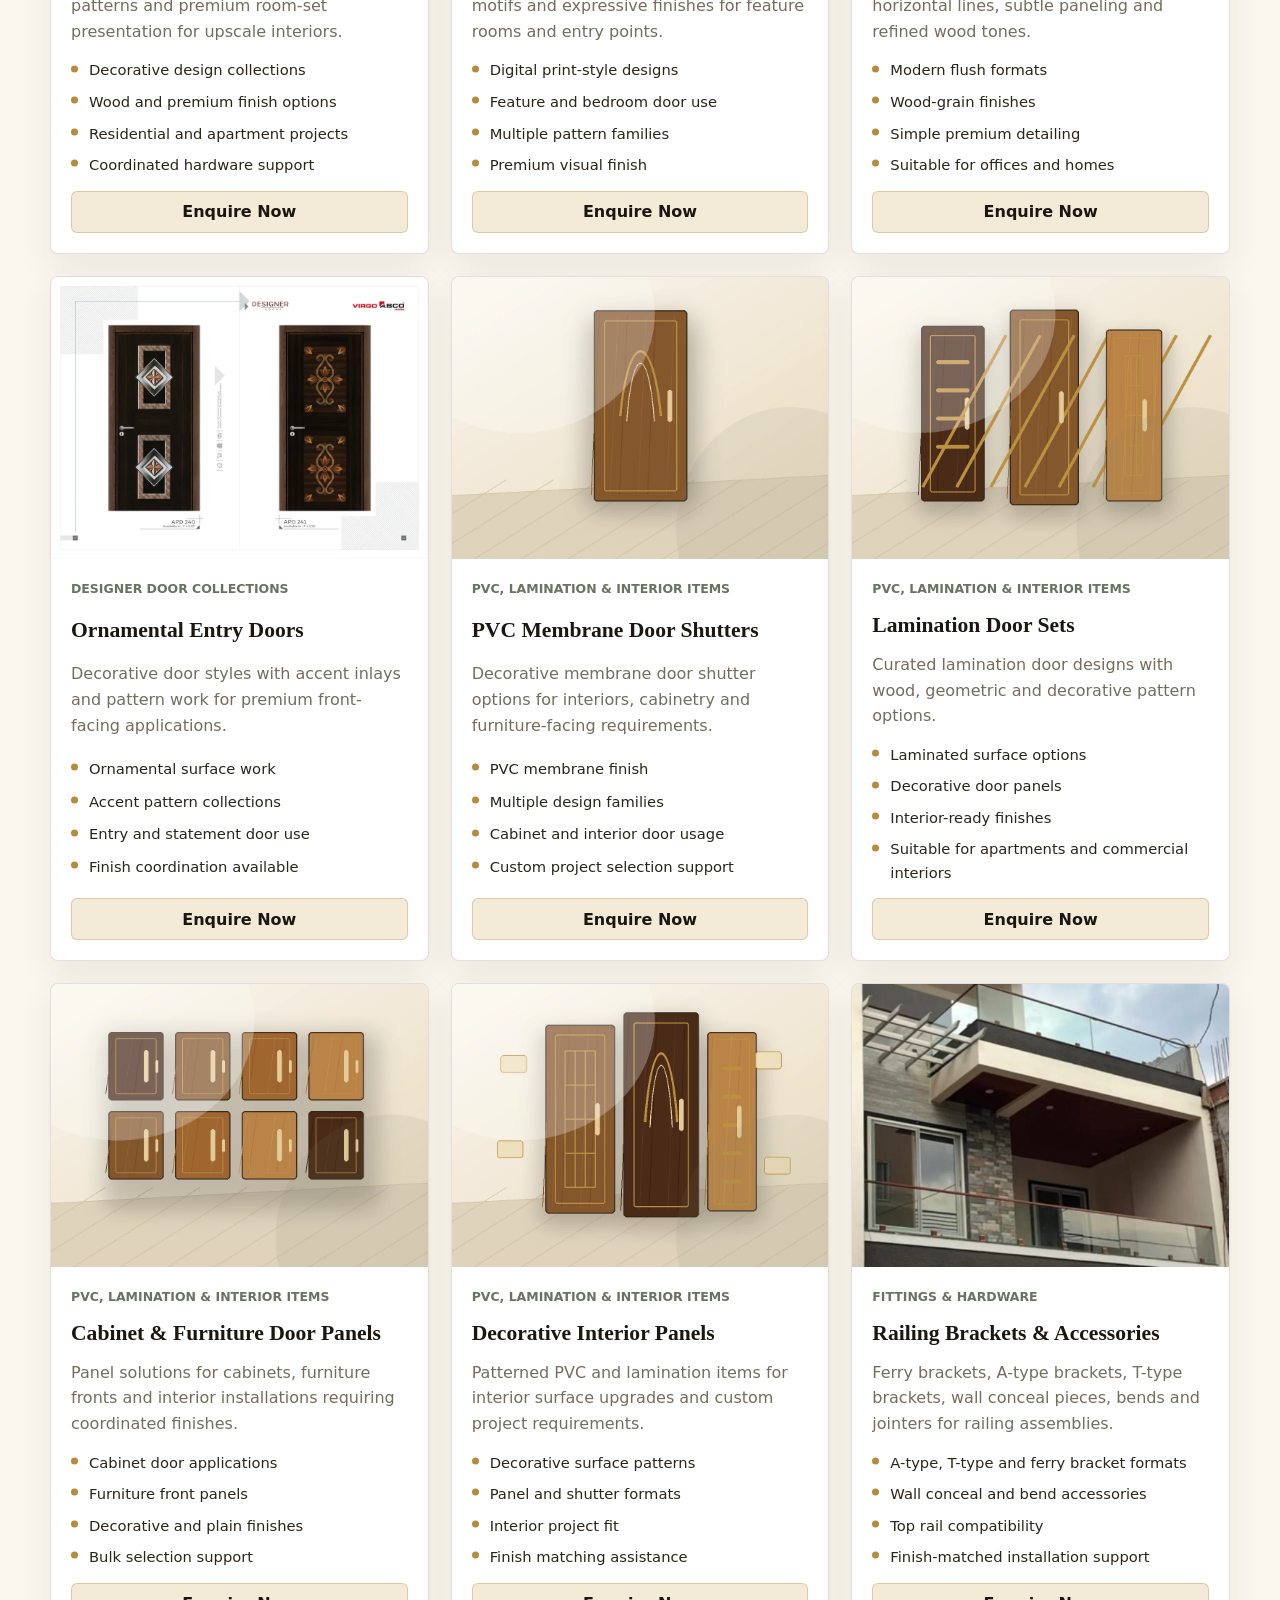
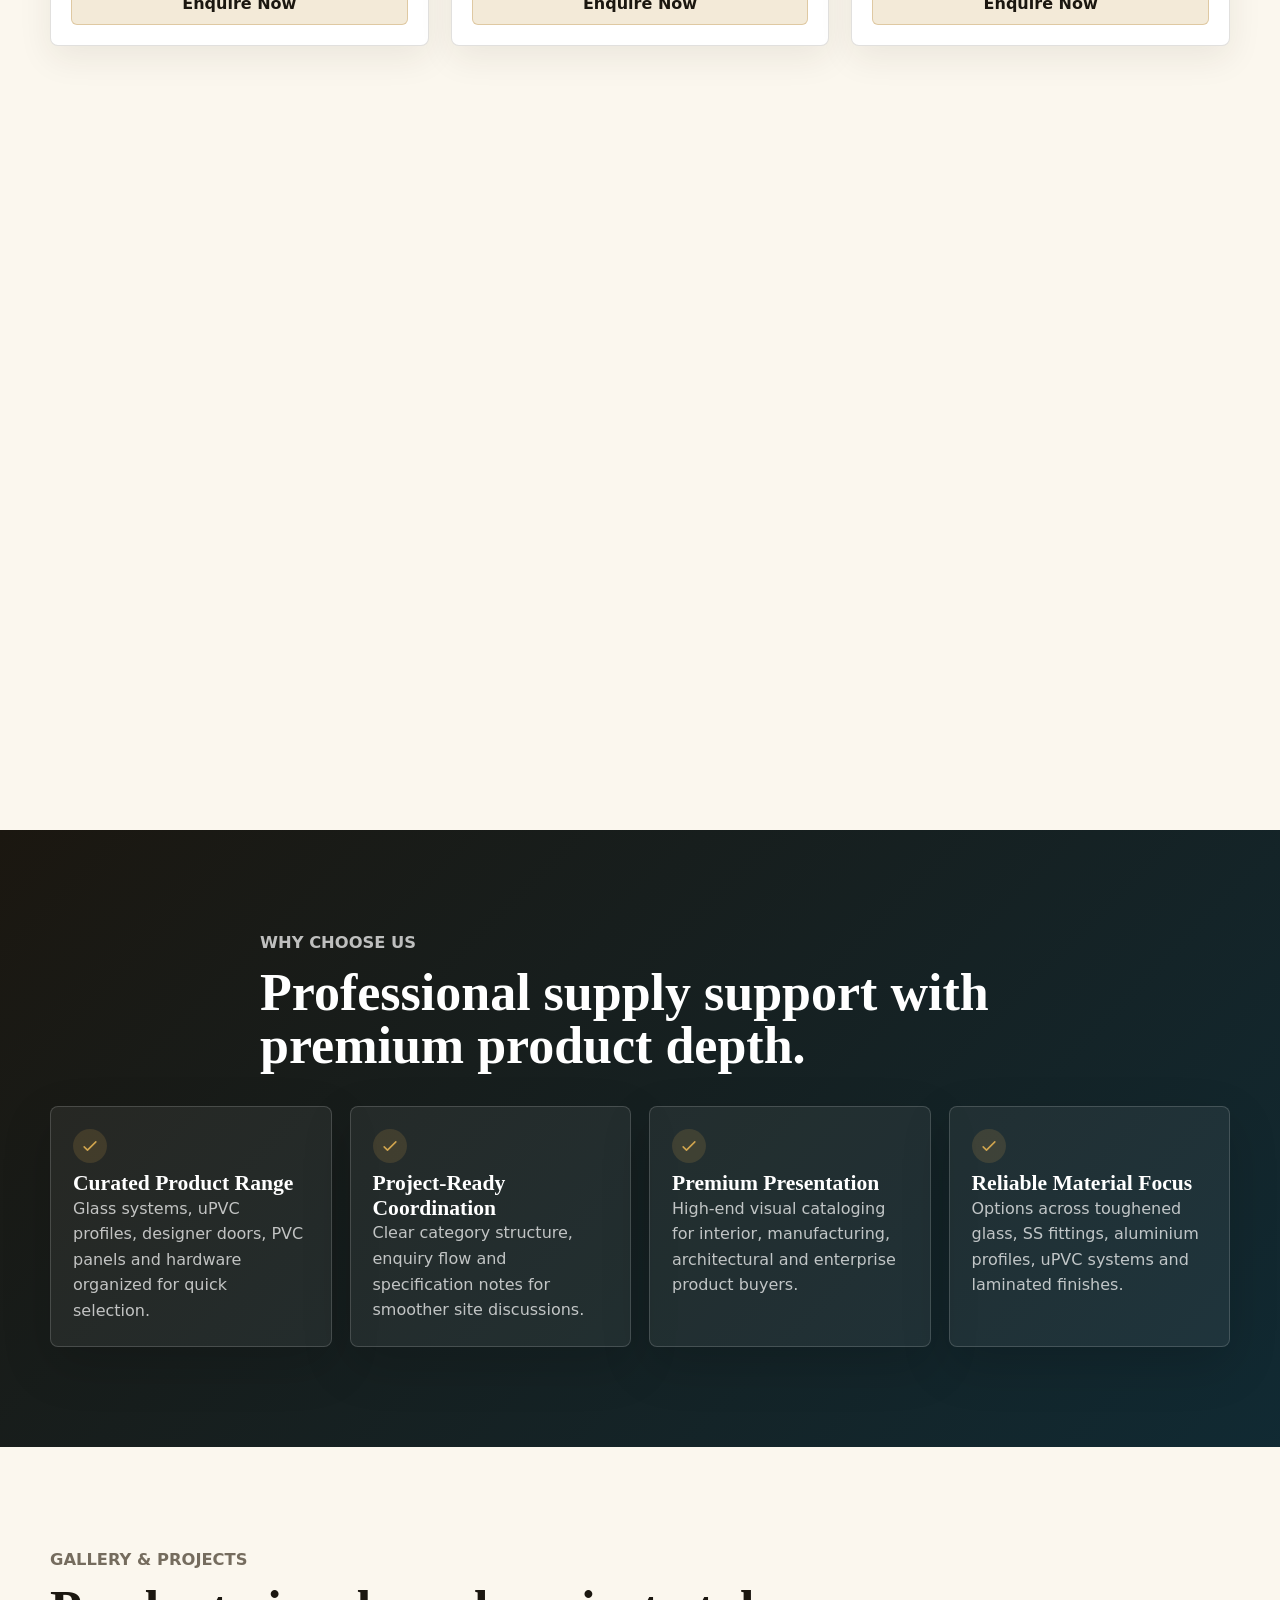
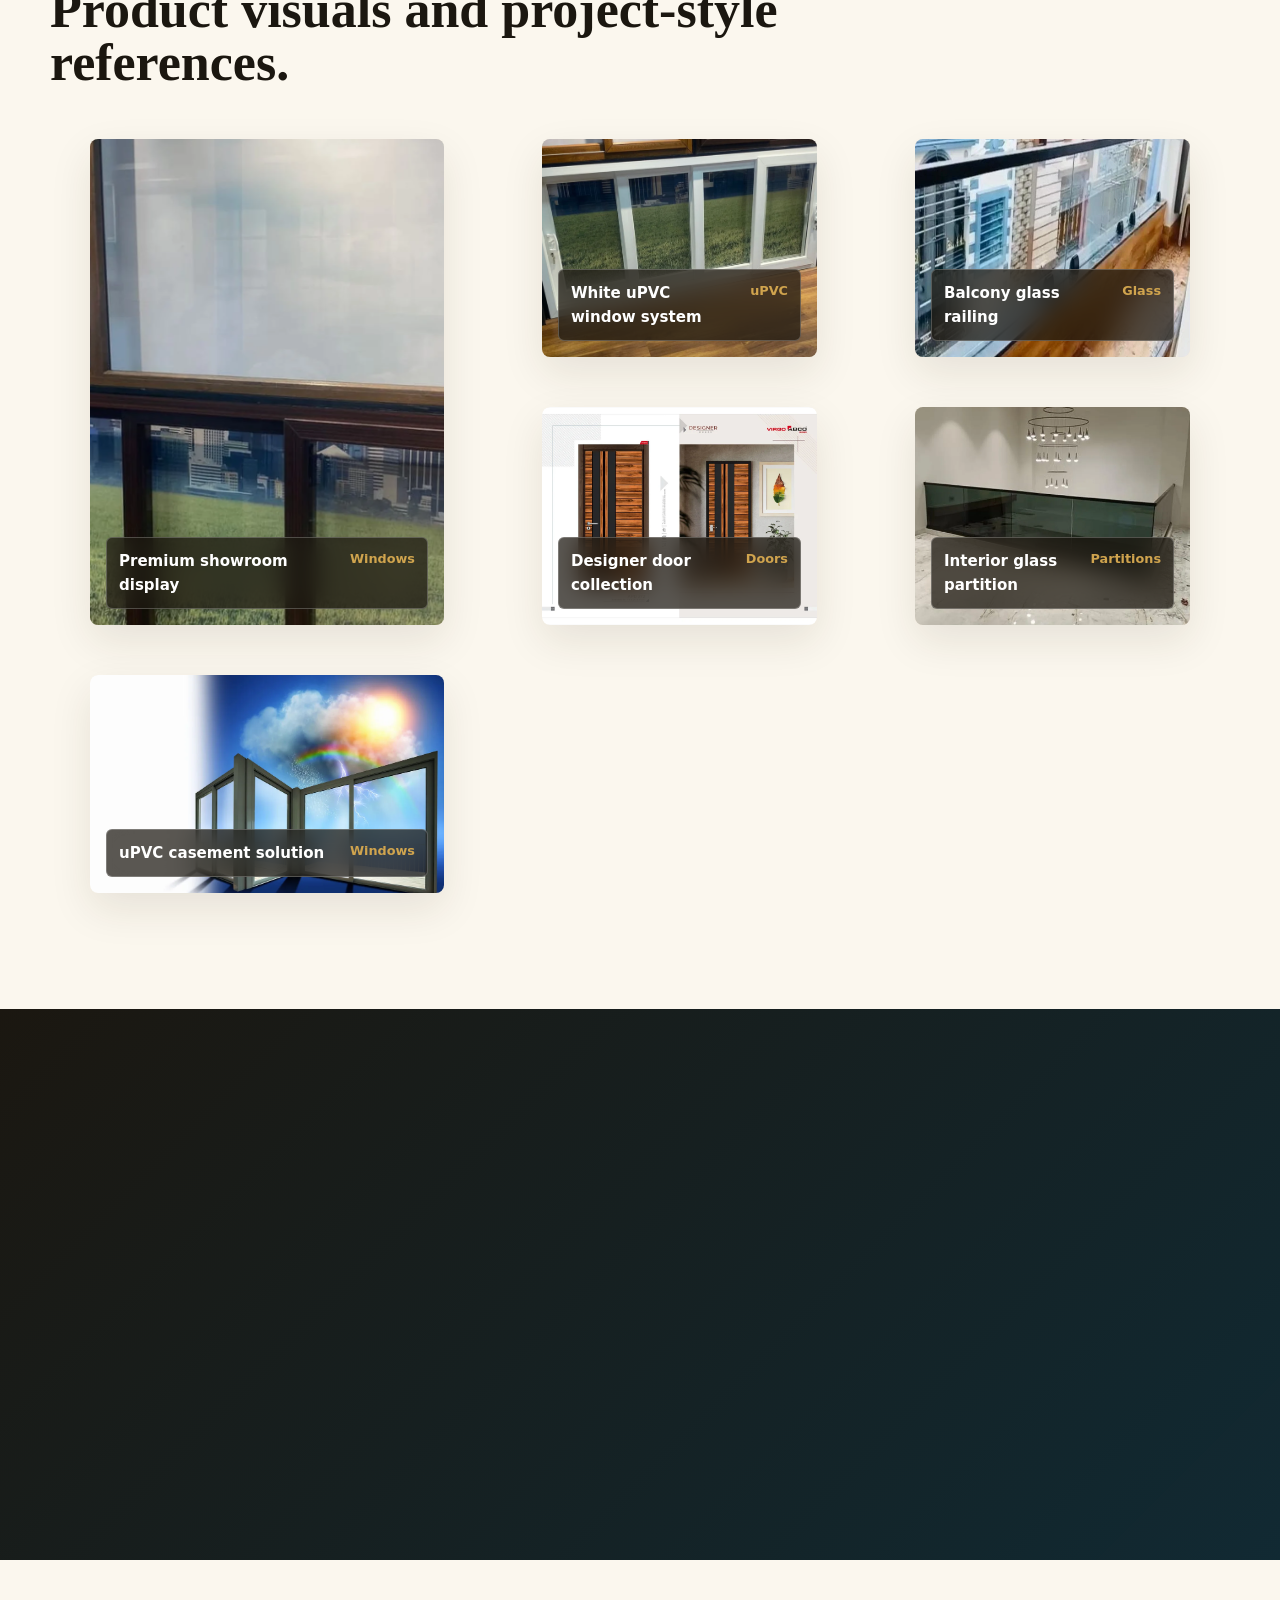
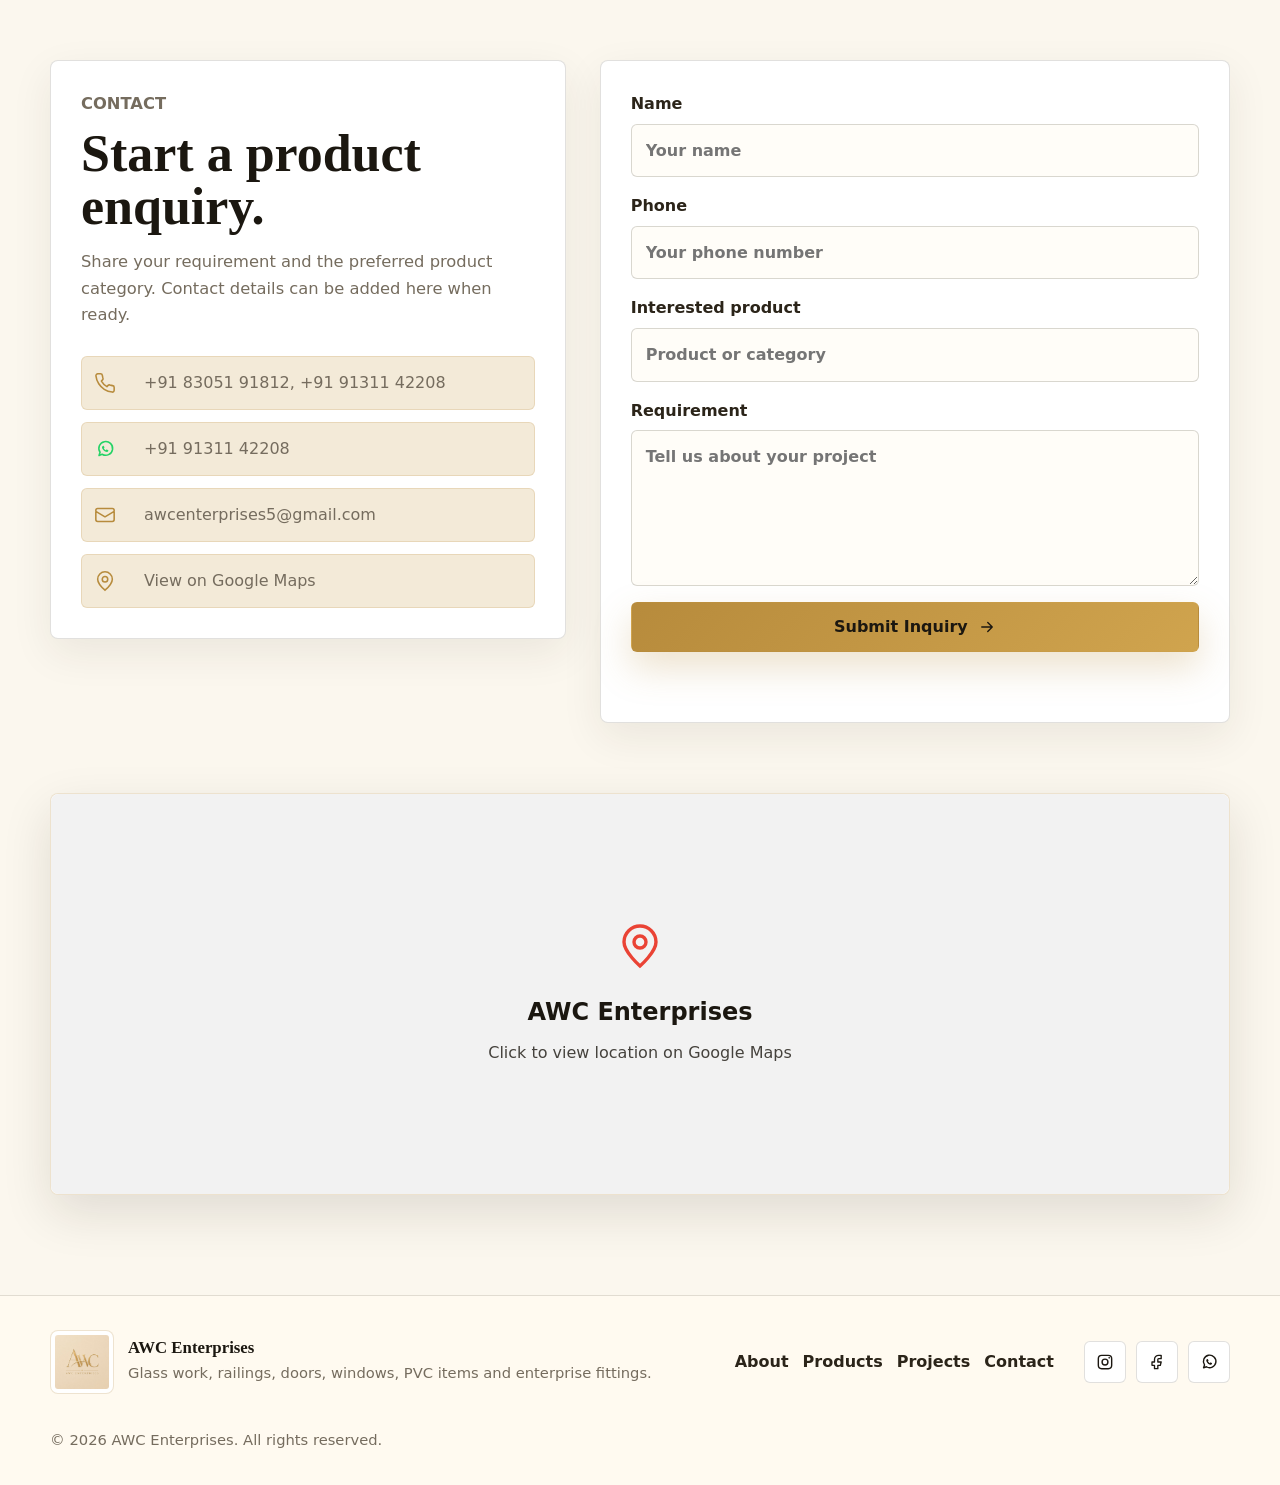
<file: awc-enterprizes/index.html>
<!doctype html>
<html lang="en">
  <head>
    <meta charset="utf-8" />
    <meta name="viewport" content="width=device-width, initial-scale=1" />
    <title>AWC Enterprises | Premium Glass, Doors, Windows & Enterprise Products</title>
    <meta
      name="description"
      content="AWC Enterprises supplies premium glass work, balcony railings, designer doors, uPVC windows, aluminium systems, PVC items, fittings and hardware for modern projects."
    />
    <meta name="theme-color" content="#1c1710" />
    <meta property="og:title" content="AWC Enterprises" />
    <meta property="og:description" content="Premium glass, railing, door, window and enterprise product solutions." />
    <meta property="og:type" content="website" />
    <meta property="og:image" content="/assets/logo-awc.jpg" />
    <base href="/awc-enterprizes/" />
    <link rel="preload" href="/assets/hero-window-display.webp" as="image" />
    <link rel="stylesheet" href="./styles.css" />
    <script type="application/ld+json">
      {
        "@context": "https://schema.org",
        "@type": "LocalBusiness",
        "name": "AWC Enterprises",
        "description": "Premium glass work, balcony railings, designer doors, windows, partitions, PVC items, fittings and enterprise hardware.",
        "image": "assets/logo-awc.jpg"
      }
    </script>
  </head>
  <body>
    <svg aria-hidden="true" class="svg-sprite">
      <symbol id="icon-arrow" viewBox="0 0 24 24">
        <path d="M5 12h14m-6-6 6 6-6 6" fill="none" stroke="currentColor" stroke-width="1.8" stroke-linecap="round" stroke-linejoin="round" />
      </symbol>
      <symbol id="icon-phone" viewBox="0 0 24 24">
        <path d="M22 16.92v3a2 2 0 0 1-2.18 2 19.8 19.8 0 0 1-8.63-3.07 19.5 19.5 0 0 1-6-6A19.8 19.8 0 0 1 2.1 4.18 2 2 0 0 1 4.11 2h3a2 2 0 0 1 2 1.72c.13.96.35 1.89.66 2.79a2 2 0 0 1-.45 2.11L8.09 9.91a16 16 0 0 0 6 6l1.27-1.27a2 2 0 0 1 2.11-.45c.9.31 1.83.53 2.79.66A2 2 0 0 1 22 16.92Z" fill="none" stroke="currentColor" stroke-width="1.7" stroke-linecap="round" stroke-linejoin="round" />
      </symbol>
      <symbol id="icon-mail" viewBox="0 0 24 24">
        <path d="M4 5h16a2 2 0 0 1 2 2v10a2 2 0 0 1-2 2H4a2 2 0 0 1-2-2V7a2 2 0 0 1 2-2Zm18 3-10 6L2 8" fill="none" stroke="currentColor" stroke-width="1.7" stroke-linecap="round" stroke-linejoin="round" />
      </symbol>
      <symbol id="icon-map" viewBox="0 0 24 24">
        <path d="M20 10c0 5-8 12-8 12S4 15 4 10a8 8 0 1 1 16 0Z" fill="none" stroke="currentColor" stroke-width="1.7" />
        <circle cx="12" cy="10" r="3" fill="none" stroke="currentColor" stroke-width="1.7" />
      </symbol>
      <symbol id="icon-check" viewBox="0 0 24 24">
        <path d="m5 13 4 4L19 7" fill="none" stroke="currentColor" stroke-width="1.9" stroke-linecap="round" stroke-linejoin="round" />
      </symbol>
      <symbol id="icon-menu" viewBox="0 0 24 24">
        <path d="M4 7h16M4 12h16M4 17h16" fill="none" stroke="currentColor" stroke-width="1.8" stroke-linecap="round" />
      </symbol>
      <symbol id="icon-instagram" viewBox="0 0 24 24">
        <rect x="4" y="4" width="16" height="16" rx="4" fill="none" stroke="currentColor" stroke-width="1.7" />
        <circle cx="12" cy="12" r="3.5" fill="none" stroke="currentColor" stroke-width="1.7" />
        <circle cx="17" cy="7" r="1" fill="currentColor" />
      </symbol>
      <symbol id="icon-facebook" viewBox="0 0 24 24">
        <path d="M14 8h3V4h-3a5 5 0 0 0-5 5v3H6v4h3v4h4v-4h3l1-4h-4V9a1 1 0 0 1 1-1Z" fill="none" stroke="currentColor" stroke-width="1.6" stroke-linejoin="round" />
      </symbol>
      <symbol id="icon-whatsapp" viewBox="0 0 24 24">
        <path d="M5.5 19 6.6 15.5a7.5 7.5 0 1 1 2.3 2.2L5.5 19Z" fill="none" stroke="currentColor" stroke-width="1.7" stroke-linecap="round" stroke-linejoin="round" />
        <path d="M9.8 8.7c.4-.3.8-.2 1 .2l.5 1c.2.4.1.7-.2 1l-.4.3a4.7 4.7 0 0 0 2.2 2.2l.4-.5c.3-.3.6-.4 1-.2l1 .5c.4.2.5.6.3 1-.3.7-.8 1.1-1.5 1.1-2.5 0-5.4-2.8-5.4-5.4 0-.6.4-1.1 1.1-1.2Z" fill="currentColor" />
      </symbol>
    </svg>

    <a class="skip-link" href="#main">Skip to content</a>

    <header class="site-header" data-header>
      <a class="brand" href="#top" aria-label="AWC Enterprises home">
        <img src="/assets/logo-awc.jpg" alt="AWC Enterprises logo" width="56" height="56" />
        <span>
          <strong>AWC Enterprises</strong>
          <small>Glass | Railings | Doors | Windows</small>
        </span>
      </a>

      <nav class="desktop-nav" aria-label="Primary navigation">
        <a href="#about">About</a>
        <a href="#products">Products</a>
        <a href="#projects">Projects</a>
        <a href="#contact">Contact</a>
      </nav>

      <a class="header-cta" href="#contact">
        Enquiry
        <svg><use href="#icon-arrow"></use></svg>
      </a>

      <button class="menu-button" type="button" aria-label="Open menu" aria-expanded="false" data-menu-button>
        <svg><use href="#icon-menu"></use></svg>
      </button>
    </header>

    <nav class="mobile-nav" aria-label="Mobile navigation" data-mobile-nav>
      <a href="#about">About</a>
      <a href="#products">Products</a>
      <a href="#projects">Projects</a>
      <a href="#contact">Contact</a>
    </nav>

    <main id="main">
      <section class="hero" id="top" aria-label="AWC Enterprises">
        <div class="hero-content reveal">
          <p class="eyebrow">Premium enterprise product solutions</p>
          <h1>AWC Enterprises</h1>
          <p class="hero-copy">
            Premium glass work, balcony railings, designer doors, uPVC windows, aluminium systems, PVC items and project-ready fittings for refined residential and commercial spaces.
          </p>
          <div class="hero-actions">
            <a class="button primary" href="#products">
              Explore Products
              <svg><use href="#icon-arrow"></use></svg>
            </a>
            <a class="button secondary" href="#contact">Request Enquiry</a>
          </div>
          <dl class="hero-metrics" aria-label="Business highlights">
            <div>
              <dt>Glass</dt>
              <dd>Railings & partitions</dd>
            </div>
            <div>
              <dt>Doors</dt>
              <dd>Designer & PVC</dd>
            </div>
            <div>
              <dt>Windows</dt>
              <dd>uPVC & aluminium</dd>
            </div>
          </dl>
        </div>
      </section>

      <section class="intro-band" aria-label="Core product categories">
        <div class="intro-item">
          <strong>All kinds of glass work</strong>
          <span>Balcony railings, partitions, panels and custom glass applications.</span>
        </div>
        <div class="intro-item">
          <strong>Doors & windows</strong>
          <span>Designer doors, uPVC systems, aluminium openings and profiles.</span>
        </div>
        <div class="intro-item">
          <strong>Enterprise fittings</strong>
          <span>Spigots, brackets, profiles, gaskets, handles and hardware support.</span>
        </div>
      </section>

      <section class="section about-section" id="about">
        <div class="section-grid">
          <div class="section-copy reveal">
            <p class="eyebrow">About AWC</p>
            <h2>Built for elegant spaces and dependable project execution.</h2>
            <p>
              AWC Enterprises brings together glass, railing, door, window, PVC and fitting solutions under one professional supply partner. The catalog is organized for architects, builders, contractors and homeowners who need dependable products with premium presentation.
            </p>
            <p>
              From toughened glass railing systems and uPVC windows to decorative doors and hardware, every offering is positioned around clean finishing, practical durability and site-ready coordination.
            </p>
          </div>
          <div class="about-visual reveal">
            <img src="/assets/showroom-white-window.webp" alt="White uPVC and wood-finish window display" width="960" height="660" loading="lazy" />
          </div>
        </div>
      </section>

      <section class="section products-section" id="products">
        <div class="section-heading reveal">
          <p class="eyebrow">Products & services</p>
          <h2>Premium catalog for glass, doors, windows and fittings.</h2>
          <p>
            Explore organized product families prepared from the supplied company PDFs and product documents.
          </p>
        </div>

        <div class="category-tabs reveal" data-category-tabs aria-label="Product categories"></div>
        <div class="product-grid" data-product-grid aria-live="polite"></div>
      </section>

      <section class="section why-section" id="why">
        <div class="section-heading reveal">
          <p class="eyebrow">Why choose us</p>
          <h2>Professional supply support with premium product depth.</h2>
        </div>
        <div class="trust-grid">
          <article class="trust-card reveal">
            <svg><use href="#icon-check"></use></svg>
            <h3>Curated Product Range</h3>
            <p>Glass systems, uPVC profiles, designer doors, PVC panels and hardware organized for quick selection.</p>
          </article>
          <article class="trust-card reveal">
            <svg><use href="#icon-check"></use></svg>
            <h3>Project-Ready Coordination</h3>
            <p>Clear category structure, enquiry flow and specification notes for smoother site discussions.</p>
          </article>
          <article class="trust-card reveal">
            <svg><use href="#icon-check"></use></svg>
            <h3>Premium Presentation</h3>
            <p>High-end visual cataloging for interior, manufacturing, architectural and enterprise product buyers.</p>
          </article>
          <article class="trust-card reveal">
            <svg><use href="#icon-check"></use></svg>
            <h3>Reliable Material Focus</h3>
            <p>Options across toughened glass, SS fittings, aluminium profiles, uPVC systems and laminated finishes.</p>
          </article>
        </div>
      </section>

      <section class="section gallery-section" id="projects">
        <div class="section-heading reveal">
          <p class="eyebrow">Gallery & projects</p>
          <h2>Product visuals and project-style references.</h2>
        </div>
        <div class="gallery-grid" data-gallery-grid></div>
      </section>

      <section class="section testimonials-section" id="testimonials">
        <div class="section-heading reveal">
          <p class="eyebrow">Client reviews</p>
          <h2>Trusted for clean finishes and business-focused delivery.</h2>
        </div>
        <div class="testimonial-grid">
          <figure class="testimonial reveal">
            <blockquote>AWC Enterprises helped us shortlist premium glass and window options with a clear, professional approach.</blockquote>
            <figcaption>Residential Project Client</figcaption>
          </figure>
          <figure class="testimonial reveal">
            <blockquote>The product range is broad and well organized, especially for doors, railing hardware and uPVC systems.</blockquote>
            <figcaption>Interior Contractor</figcaption>
          </figure>
          <figure class="testimonial reveal">
            <blockquote>A dependable partner for project discussions where finish quality and product clarity matter.</blockquote>
            <figcaption>Commercial Buyer</figcaption>
          </figure>
        </div>
      </section>

      <section class="section contact-section" id="contact">
        <div class="contact-layout">
          <div class="contact-panel reveal">
            <p class="eyebrow">Contact</p>
            <h2>Start a product enquiry.</h2>
            <p>Share your requirement and the preferred product category. Contact details can be added here when ready.</p>

            <div class="contact-list">
              <div>
                <svg><use href="#icon-phone"></use></svg>
                <span>
                  <a href="tel:+918305191812" style="color: inherit; text-decoration: none;">+91 83051 91812</a>, 
                  <a href="tel:+919131142208" style="color: inherit; text-decoration: none;">+91 91311 42208</a>
                </span>
              </div>
              <div>
                <a href="https://wa.me/919131142208?text=Hello%20AWC%20Enterprises%2C%20I%20would%20like%20to%20know%20more%20about%20your%20products." target="_blank" rel="noopener noreferrer" style="display: contents;">
                  <svg style="color: #25D366; cursor: pointer;"><use href="#icon-whatsapp"></use></svg>
                </a>
                <span>
                  <a href="https://wa.me/919131142208?text=Hello%20AWC%20Enterprises%2C%20I%20would%20like%20to%20know%20more%20about%20your%20products." target="_blank" rel="noopener noreferrer" style="color: inherit; text-decoration: none;">+91 91311 42208</a>
                </span>
              </div>
              <div>
                <svg><use href="#icon-mail"></use></svg>
                <span><a href="mailto:awcenterprises5@gmail.com" style="color: inherit; text-decoration: none;">awcenterprises5@gmail.com</a></span>
              </div>
              <div>
                <svg><use href="#icon-map"></use></svg>
                <span><a href="https://maps.app.goo.gl/GcZbMN9DcVqAcgeR6?g_st=iw" target="_blank" rel="noopener noreferrer" style="color: inherit; text-decoration: none;">View on Google Maps</a></span>
              </div>
            </div>
          </div>

          <form class="inquiry-form reveal" data-inquiry-form>
            <label>
              Name
              <input type="text" name="name" placeholder="Your name" required />
            </label>
            <label>
              Phone
              <input type="tel" name="phone" placeholder="Your phone number" />
            </label>
            <label>
              Interested product
              <input type="text" name="product" placeholder="Product or category" data-product-input />
            </label>
            <label>
              Requirement
              <textarea name="message" rows="5" placeholder="Tell us about your project"></textarea>
            </label>
            <button class="button primary" type="submit">
              Submit Inquiry
              <svg><use href="#icon-arrow"></use></svg>
            </button>
            <p class="form-status" data-form-status role="status"></p>
          </form>
        </div>
      </section>

      <section class="map-section" aria-label="Google Maps location">
        <div class="map-shell reveal" style="padding: 0;">
          <a href="https://maps.app.goo.gl/GcZbMN9DcVqAcgeR6?g_st=iw" target="_blank" rel="noopener noreferrer" style="text-decoration: none; display: flex; align-items: center; justify-content: center; min-height: 400px; background: #f2f2f2; width: 100%; height: 100%; border-radius: inherit; transition: background 0.3s; color: inherit;">
            <div style="text-align: center;">
              <svg width="48" height="48" style="color: #EA4335; margin-bottom: 1rem;"><use href="#icon-map"></use></svg>
              <h3 style="margin: 0 0 0.5rem 0; font-size: 1.5rem;">AWC Enterprises</h3>
              <p style="margin: 0; opacity: 0.8;">Click to view location on Google Maps</p>
            </div>
          </a>
        </div>
      </section>
    </main>

    <footer class="site-footer">
      <div class="footer-brand">
        <img src="./assets/logo-awc.jpg" alt="AWC Enterprises logo" width="64" height="64" loading="lazy" />
        <div>
          <strong>AWC Enterprises</strong>
          <p>Glass work, railings, doors, windows, PVC items and enterprise fittings.</p>
        </div>
      </div>
      <nav aria-label="Footer links">
        <a href="#about">About</a>
        <a href="#products">Products</a>
        <a href="#projects">Projects</a>
        <a href="#contact">Contact</a>
      </nav>
      <div class="social-links" aria-label="Social links">
        <a href="#" aria-label="Instagram"><svg><use href="#icon-instagram"></use></svg></a>
        <a href="#" aria-label="Facebook"><svg><use href="#icon-facebook"></use></svg></a>
        <a href="#" aria-label="WhatsApp"><svg><use href="#icon-whatsapp"></use></svg></a>
      </div>
      <p class="copyright">© <span data-year></span> AWC Enterprises. All rights reserved.</p>
    </footer>

    <script src="./app.js" defer></script>
  </body>
</html>
</file>
<file: styles.css>
:root {
  color-scheme: light;
  --ink: #1b1710;
  --charcoal: #2b2419;
  --midnight: #102b35;
  --muted: #756c5e;
  --ivory: #fbf7ee;
  --linen: #f3ead8;
  --champagne: #ead9b8;
  --gold: #b78b3c;
  --gold-strong: #d0a44e;
  --sage: #677462;
  --white: #ffffff;
  --border: rgba(48, 39, 25, 0.14);
  --shadow-soft: 0 18px 50px rgba(30, 24, 15, 0.12);
  --shadow-deep: 0 30px 90px rgba(18, 16, 12, 0.28);
  --page-width: 1180px;
}

* {
  box-sizing: border-box;
}

html {
  scroll-behavior: smooth;
  scroll-padding-top: 96px;
}

body {
  margin: 0;
  font-family: Inter, ui-sans-serif, system-ui, -apple-system, BlinkMacSystemFont, "Segoe UI", sans-serif;
  background: var(--ivory);
  color: var(--ink);
  line-height: 1.6;
  letter-spacing: 0;
  overflow-x: hidden;
}

body.menu-open {
  overflow: hidden;
}

img {
  display: block;
  max-width: 100%;
}

a {
  color: inherit;
  text-decoration: none;
}

button,
input,
textarea {
  font: inherit;
  letter-spacing: 0;
}

.svg-sprite {
  position: absolute;
  width: 0;
  height: 0;
  overflow: hidden;
}

.skip-link {
  position: absolute;
  top: 14px;
  left: 14px;
  z-index: 100;
  transform: translateY(-140%);
  border: 1px solid var(--gold);
  background: var(--ink);
  color: var(--white);
  padding: 10px 14px;
  border-radius: 6px;
}

.skip-link:focus {
  transform: translateY(0);
}

.site-header {
  position: fixed;
  top: 18px;
  left: 50%;
  z-index: 50;
  width: calc(100% - 40px);
  max-width: var(--page-width);
  transform: translateX(-50%);
  display: grid;
  grid-template-columns: auto 1fr auto auto;
  align-items: center;
  gap: 24px;
  padding: 10px 12px;
  border: 1px solid rgba(255, 255, 255, 0.32);
  border-radius: 8px;
  background: rgba(251, 247, 238, 0.82);
  box-shadow: 0 14px 45px rgba(35, 28, 18, 0.1);
  backdrop-filter: blur(18px);
  transition: background 220ms ease, box-shadow 220ms ease, border-color 220ms ease;
}

.site-header.is-scrolled {
  background: rgba(251, 247, 238, 0.94);
  border-color: rgba(183, 139, 60, 0.22);
  box-shadow: 0 18px 60px rgba(35, 28, 18, 0.15);
}

.brand {
  display: inline-flex;
  align-items: center;
  gap: 12px;
  min-width: 0;
}

.brand img {
  width: 56px;
  height: 56px;
  aspect-ratio: 1 / 1;
  object-fit: contain;
  padding: 4px;
  border-radius: 8px;
  border: 1px solid rgba(183, 139, 60, 0.24);
  background: var(--white);
}

.brand strong,
.footer-brand strong {
  display: block;
  color: var(--ink);
  font-family: Georgia, "Times New Roman", serif;
  font-size: 1.05rem;
  line-height: 1.1;
}

.brand small {
  display: block;
  max-width: 210px;
  color: var(--muted);
  font-size: 0.75rem;
  line-height: 1.2;
}

.desktop-nav {
  justify-self: center;
  display: flex;
  align-items: center;
  gap: 8px;
  padding: 6px;
  border: 1px solid rgba(183, 139, 60, 0.16);
  border-radius: 8px;
  background: rgba(255, 255, 255, 0.5);
}

.desktop-nav a {
  padding: 8px 12px;
  border-radius: 6px;
  color: var(--charcoal);
  font-size: 0.92rem;
  transition: background 180ms ease, color 180ms ease;
}

.desktop-nav a:hover {
  background: rgba(183, 139, 60, 0.12);
  color: var(--ink);
}

.header-cta,
.button {
  display: inline-flex;
  align-items: center;
  justify-content: center;
  gap: 10px;
  min-height: 44px;
  border-radius: 6px;
  border: 1px solid transparent;
  padding: 11px 16px;
  cursor: pointer;
  font-weight: 700;
  transition: transform 180ms ease, box-shadow 180ms ease, background 180ms ease, border-color 180ms ease;
}

.header-cta {
  background: var(--ink);
  color: var(--white);
  box-shadow: 0 12px 28px rgba(27, 23, 16, 0.16);
}

.button svg,
.header-cta svg {
  width: 18px;
  height: 18px;
}

.header-cta:hover,
.button:hover {
  transform: translateY(-2px);
}

.button.primary {
  background: linear-gradient(135deg, var(--gold), var(--gold-strong));
  color: var(--ink);
  box-shadow: 0 16px 36px rgba(183, 139, 60, 0.25);
}

.button.secondary {
  border-color: rgba(255, 255, 255, 0.42);
  background: rgba(255, 255, 255, 0.12);
  color: var(--white);
  backdrop-filter: blur(10px);
}

.menu-button {
  display: none;
  width: 46px;
  height: 46px;
  align-items: center;
  justify-content: center;
  border: 1px solid var(--border);
  border-radius: 6px;
  background: var(--white);
  color: var(--ink);
}

.menu-button svg {
  width: 24px;
  height: 24px;
}

.mobile-nav {
  position: fixed;
  top: 98px;
  left: 20px;
  right: 20px;
  z-index: 45;
  display: none;
  border: 1px solid var(--border);
  border-radius: 8px;
  background: rgba(251, 247, 238, 0.96);
  box-shadow: var(--shadow-soft);
  backdrop-filter: blur(16px);
  overflow: hidden;
}

.mobile-nav.is-open {
  display: grid;
}

.mobile-nav a {
  padding: 16px 18px;
  border-bottom: 1px solid var(--border);
  font-weight: 700;
}

.mobile-nav a:last-child {
  border-bottom: 0;
}

.hero {
  position: relative;
  min-height: 92svh;
  display: grid;
  align-items: end;
  padding: 150px 24px 76px;
  overflow: hidden;
  background:
    linear-gradient(90deg, rgba(17, 13, 8, 0.84) 0%, rgba(17, 13, 8, 0.66) 38%, rgba(16, 43, 53, 0.32) 74%, rgba(16, 43, 53, 0.14) 100%),
    url("assets/hero-window-display.webp") center / cover no-repeat;
}

.hero::after {
  content: "";
  position: absolute;
  inset: auto 0 0;
  height: 180px;
  background: linear-gradient(180deg, rgba(251, 247, 238, 0), var(--ivory));
  pointer-events: none;
}

.hero-content {
  position: relative;
  z-index: 1;
  width: 100%;
  min-width: 0;
  max-width: var(--page-width);
  margin: 0 auto;
  color: var(--white);
}

.eyebrow {
  margin: 0 0 10px;
  color: var(--gold-strong);
  font-weight: 800;
  text-transform: uppercase;
  font-size: 0.78rem;
  letter-spacing: 0;
}

.hero h1,
.section h2,
.contact-panel h2 {
  margin: 0;
  font-family: Georgia, "Times New Roman", serif;
  line-height: 1.02;
  letter-spacing: 0;
}

.hero h1 {
  max-width: 820px;
  font-size: 5.4rem;
  text-shadow: 0 18px 50px rgba(0, 0, 0, 0.32);
  overflow-wrap: normal;
}

.hero-copy {
  width: 100%;
  max-width: 720px;
  margin: 22px 0 0;
  color: rgba(255, 255, 255, 0.86);
  font-size: 1.2rem;
  overflow-wrap: break-word;
}

.hero-actions {
  display: flex;
  flex-wrap: wrap;
  gap: 14px;
  margin-top: 34px;
}

.hero-metrics {
  display: grid;
  grid-template-columns: repeat(3, minmax(0, 1fr));
  gap: 1px;
  width: min(820px, 100%);
  margin: 52px 0 0;
  padding: 0;
  overflow: hidden;
  border: 1px solid rgba(255, 255, 255, 0.22);
  border-radius: 8px;
  background: rgba(255, 255, 255, 0.1);
  backdrop-filter: blur(14px);
}

.hero-metrics div {
  min-height: 94px;
  padding: 18px;
  background: rgba(255, 255, 255, 0.08);
}

.hero-metrics dt {
  color: var(--gold-strong);
  font-family: Georgia, "Times New Roman", serif;
  font-size: 1.3rem;
  font-weight: 700;
}

.hero-metrics dd {
  margin: 4px 0 0;
  color: rgba(255, 255, 255, 0.78);
  font-size: 0.93rem;
}

.intro-band {
  position: relative;
  z-index: 2;
  width: min(var(--page-width), calc(100% - 48px));
  margin: -34px auto 0;
  display: grid;
  grid-template-columns: repeat(3, minmax(0, 1fr));
  border: 1px solid var(--border);
  border-radius: 8px;
  background: rgba(251, 247, 238, 0.92);
  box-shadow: var(--shadow-soft);
  overflow: hidden;
}

.intro-item {
  padding: 24px;
  border-right: 1px solid var(--border);
}

.intro-item:last-child {
  border-right: 0;
}

.intro-item strong {
  display: block;
  color: var(--ink);
  font-family: Georgia, "Times New Roman", serif;
  font-size: 1.18rem;
}

.intro-item span {
  display: block;
  margin-top: 8px;
  color: var(--muted);
  font-size: 0.95rem;
}

.section {
  width: min(var(--page-width), calc(100% - 48px));
  margin: 0 auto;
  padding: 100px 0;
}

.section-grid {
  display: grid;
  grid-template-columns: minmax(0, 0.9fr) minmax(340px, 1.1fr);
  gap: 56px;
  align-items: center;
}

.section-copy h2,
.section-heading h2,
.contact-panel h2 {
  color: var(--ink);
  font-size: 3.25rem;
}

.section-copy p,
.section-heading p,
.contact-panel p {
  color: var(--muted);
  font-size: 1.02rem;
}

.section-copy p {
  max-width: 620px;
}

.about-visual {
  position: relative;
}

.about-visual::before {
  content: "";
  position: absolute;
  inset: 16px -16px -16px 16px;
  border: 1px solid rgba(183, 139, 60, 0.35);
  border-radius: 8px;
}

.about-visual img {
  position: relative;
  width: 100%;
  aspect-ratio: 4 / 3;
  object-fit: cover;
  border-radius: 8px;
  box-shadow: var(--shadow-deep);
}

.section-heading {
  max-width: 760px;
  margin-bottom: 34px;
}

.category-tabs {
  display: flex;
  flex-wrap: wrap;
  gap: 10px;
  margin: 0 0 28px;
}

.category-tab {
  display: inline-flex;
  align-items: center;
  min-height: 42px;
  border: 1px solid rgba(183, 139, 60, 0.22);
  border-radius: 6px;
  background: var(--white);
  color: var(--charcoal);
  padding: 9px 13px;
  cursor: pointer;
  font-weight: 700;
  transition: background 180ms ease, color 180ms ease, border-color 180ms ease, transform 180ms ease;
}

.category-tab:hover,
.category-tab.is-active {
  border-color: rgba(183, 139, 60, 0.7);
  background: var(--ink);
  color: var(--white);
  transform: translateY(-1px);
}

.product-grid {
  display: grid;
  grid-template-columns: repeat(3, minmax(0, 1fr));
  gap: 22px;
}

.product-card {
  display: grid;
  grid-template-rows: auto 1fr;
  min-height: 100%;
  overflow: hidden;
  border: 1px solid var(--border);
  border-radius: 8px;
  background: var(--white);
  box-shadow: 0 12px 34px rgba(47, 36, 20, 0.08);
  transition: transform 220ms ease, box-shadow 220ms ease, border-color 220ms ease;
}

.product-card:hover {
  transform: translateY(-6px);
  border-color: rgba(183, 139, 60, 0.42);
  box-shadow: 0 22px 60px rgba(47, 36, 20, 0.14);
}

.product-media {
  position: relative;
  aspect-ratio: 4 / 3;
  background: var(--linen);
  overflow: hidden;
}

.product-media img {
  width: 100%;
  height: 100%;
  object-fit: cover;
  transition: transform 420ms ease;
}

.product-card:hover .product-media img {
  transform: scale(1.035);
}

.product-body {
  display: grid;
  gap: 14px;
  padding: 20px;
}

.product-kicker {
  color: var(--sage);
  font-size: 0.78rem;
  font-weight: 800;
  text-transform: uppercase;
}

.product-card h3,
.trust-card h3 {
  margin: 0;
  color: var(--ink);
  font-family: Georgia, "Times New Roman", serif;
  font-size: 1.35rem;
  line-height: 1.15;
}

.product-card p,
.trust-card p,
.testimonial blockquote {
  margin: 0;
  color: var(--muted);
}

.spec-list {
  display: grid;
  gap: 8px;
  margin: 0;
  padding: 0;
  list-style: none;
}

.spec-list li {
  position: relative;
  padding-left: 18px;
  color: var(--charcoal);
  font-size: 0.92rem;
}

.spec-list li::before {
  content: "";
  position: absolute;
  top: 0.7em;
  left: 0;
  width: 7px;
  height: 7px;
  border-radius: 50%;
  background: var(--gold);
  transform: translateY(-50%);
}

.product-enquiry {
  align-self: end;
  min-height: 42px;
  border: 1px solid rgba(183, 139, 60, 0.35);
  border-radius: 6px;
  background: var(--linen);
  color: var(--ink);
  cursor: pointer;
  font-weight: 800;
  transition: background 180ms ease, border-color 180ms ease;
}

.product-enquiry:hover {
  border-color: var(--gold);
  background: var(--champagne);
}

.why-section,
.testimonials-section {
  width: 100%;
  max-width: none;
  padding: 100px 24px;
  background:
    linear-gradient(135deg, rgba(27, 23, 16, 0.96), rgba(16, 43, 53, 0.94)),
    var(--ink);
}

.why-section .section-heading,
.testimonials-section .section-heading,
.trust-grid,
.testimonial-grid {
  width: min(var(--page-width), 100%);
  margin-left: auto;
  margin-right: auto;
}

.why-section h2,
.testimonials-section h2 {
  color: var(--white);
}

.why-section .section-heading p,
.testimonials-section .section-heading p {
  color: rgba(255, 255, 255, 0.72);
}

.trust-grid,
.testimonial-grid {
  display: grid;
  grid-template-columns: repeat(4, minmax(0, 1fr));
  gap: 18px;
}

.trust-card,
.testimonial {
  border: 1px solid rgba(255, 255, 255, 0.16);
  border-radius: 8px;
  background: rgba(255, 255, 255, 0.06);
  padding: 22px;
  box-shadow: 0 18px 50px rgba(0, 0, 0, 0.16);
}

.trust-card svg {
  width: 34px;
  height: 34px;
  padding: 7px;
  border-radius: 50%;
  background: rgba(208, 164, 78, 0.16);
  color: var(--gold-strong);
}

.trust-card h3,
.testimonial figcaption {
  color: var(--white);
}

.trust-card p,
.testimonial blockquote {
  color: rgba(255, 255, 255, 0.72);
}

.gallery-grid {
  display: grid;
  grid-template-columns: 1.1fr 0.9fr 0.9fr;
  grid-auto-rows: 250px;
  gap: 18px;
}

.gallery-item {
  position: relative;
  overflow: hidden;
  border-radius: 8px;
  background: var(--linen);
  box-shadow: 0 16px 42px rgba(47, 36, 20, 0.1);
}

.gallery-item:first-child {
  grid-row: span 2;
}

.gallery-item img {
  width: 100%;
  height: 100%;
  object-fit: cover;
  transition: transform 500ms ease;
}

.gallery-item:hover img {
  transform: scale(1.045);
}

.gallery-caption {
  position: absolute;
  left: 16px;
  right: 16px;
  bottom: 16px;
  display: flex;
  justify-content: space-between;
  gap: 12px;
  border: 1px solid rgba(255, 255, 255, 0.22);
  border-radius: 6px;
  background: rgba(27, 23, 16, 0.72);
  color: var(--white);
  padding: 11px 12px;
  backdrop-filter: blur(12px);
}

.gallery-caption strong {
  font-size: 0.94rem;
}

.gallery-caption span {
  color: var(--gold-strong);
  font-size: 0.8rem;
  font-weight: 800;
}

.testimonials-section {
  margin-top: 0;
}

.testimonial-grid {
  grid-template-columns: repeat(3, minmax(0, 1fr));
}

.testimonial {
  margin: 0;
}

.testimonial blockquote {
  font-family: Georgia, "Times New Roman", serif;
  font-size: 1.2rem;
  line-height: 1.45;
}

.testimonial figcaption {
  margin-top: 20px;
  font-weight: 800;
}

.contact-section {
  padding-bottom: 70px;
}

.contact-layout {
  display: grid;
  grid-template-columns: minmax(0, 0.9fr) minmax(340px, 1.1fr);
  gap: 34px;
  align-items: start;
}

.contact-panel,
.inquiry-form {
  border: 1px solid var(--border);
  border-radius: 8px;
  background: var(--white);
  padding: 30px;
  box-shadow: 0 14px 42px rgba(47, 36, 20, 0.08);
}

.contact-list {
  display: grid;
  gap: 12px;
  margin-top: 28px;
}

.contact-list div {
  display: grid;
  grid-template-columns: 38px 1fr;
  align-items: center;
  gap: 12px;
  min-height: 54px;
  border: 1px solid rgba(183, 139, 60, 0.2);
  border-radius: 6px;
  background: var(--linen);
  padding: 8px 12px;
  color: var(--muted);
}

.contact-list svg {
  width: 22px;
  height: 22px;
  color: var(--gold);
}

.inquiry-form {
  display: grid;
  gap: 16px;
}

.inquiry-form label {
  display: grid;
  gap: 7px;
  color: var(--charcoal);
  font-weight: 800;
}

.inquiry-form input,
.inquiry-form textarea {
  width: 100%;
  border: 1px solid rgba(48, 39, 25, 0.18);
  border-radius: 6px;
  background: #fffdf8;
  color: var(--ink);
  padding: 13px 14px;
  outline: none;
  transition: border-color 180ms ease, box-shadow 180ms ease;
}

.inquiry-form input:focus,
.inquiry-form textarea:focus {
  border-color: rgba(183, 139, 60, 0.78);
  box-shadow: 0 0 0 4px rgba(183, 139, 60, 0.12);
}

.form-status {
  min-height: 24px;
  margin: 0;
  color: var(--sage);
  font-weight: 700;
}

.map-section {
  width: min(var(--page-width), calc(100% - 48px));
  margin: 0 auto 100px;
}

.map-shell {
  border: 1px solid rgba(183, 139, 60, 0.25);
  border-radius: 8px;
  padding: 10px;
  background: var(--white);
  box-shadow: var(--shadow-soft);
}

.map-empty {
  display: grid;
  place-items: center;
  min-height: 360px;
  border: 1px dashed rgba(183, 139, 60, 0.55);
  border-radius: 6px;
  background:
    linear-gradient(45deg, rgba(234, 217, 184, 0.28) 25%, transparent 25%, transparent 50%, rgba(234, 217, 184, 0.28) 50%, rgba(234, 217, 184, 0.28) 75%, transparent 75%),
    #fffdf8;
  background-size: 32px 32px;
  color: var(--muted);
  font-weight: 800;
}

.site-footer {
  display: grid;
  grid-template-columns: 1.5fr auto auto;
  gap: 30px;
  align-items: center;
  width: 100%;
  padding: 34px max(24px, calc((100% - var(--page-width)) / 2));
  border-top: 1px solid var(--border);
  background: #fffaf0;
}

.footer-brand {
  display: flex;
  align-items: center;
  gap: 14px;
}

.footer-brand img {
  width: 64px;
  height: 64px;
  aspect-ratio: 1 / 1;
  object-fit: contain;
  padding: 4px;
  border-radius: 8px;
  border: 1px solid rgba(183, 139, 60, 0.24);
  background: var(--white);
}

.footer-brand p,
.copyright {
  margin: 4px 0 0;
  color: var(--muted);
  font-size: 0.92rem;
}

.site-footer nav {
  display: flex;
  flex-wrap: wrap;
  gap: 14px;
  color: var(--charcoal);
  font-weight: 700;
}

.social-links {
  display: flex;
  gap: 10px;
}

.social-links a {
  display: grid;
  place-items: center;
  width: 42px;
  height: 42px;
  border: 1px solid var(--border);
  border-radius: 6px;
  background: var(--white);
  color: var(--ink);
  transition: transform 180ms ease, border-color 180ms ease, color 180ms ease;
}

.social-links a:hover {
  transform: translateY(-2px);
  border-color: var(--gold);
  color: var(--gold);
}

.social-links svg {
  width: 20px;
  height: 20px;
}

.copyright {
  grid-column: 1 / -1;
}

.reveal {
  opacity: 0;
  transform: translateY(22px);
  transition: opacity 600ms ease, transform 600ms ease;
}

.reveal.is-visible {
  opacity: 1;
  transform: translateY(0);
}

@media (max-width: 1080px) {
  .site-header {
    grid-template-columns: auto 1fr auto;
  }

  .desktop-nav {
    display: none;
  }

  .menu-button {
    display: inline-flex;
  }

  .header-cta {
    justify-self: end;
  }

  .hero h1 {
    font-size: 4.2rem;
  }

  .product-grid,
  .trust-grid {
    grid-template-columns: repeat(2, minmax(0, 1fr));
  }

  .gallery-grid {
    grid-template-columns: repeat(2, minmax(0, 1fr));
  }

  .site-footer {
    grid-template-columns: 1fr;
  }
}

@media (max-width: 820px) {
  .site-header {
    top: 12px;
    width: calc(100% - 24px);
    gap: 10px;
  }

  .brand small {
    display: none;
  }

  .header-cta {
    display: none;
  }

  .mobile-nav {
    top: 88px;
    left: 12px;
    right: 12px;
  }

  .hero {
    min-height: 88svh;
    padding: 132px 20px 64px;
    background-position: 58% center;
  }

  .hero h1 {
    font-size: 3.35rem;
  }

  .hero-copy {
    font-size: 1.04rem;
  }

  .hero-metrics,
  .intro-band,
  .section-grid,
  .contact-layout {
    grid-template-columns: 1fr;
  }

  .hero-metrics {
    width: 100%;
  }

  .intro-band {
    width: calc(100% - 32px);
  }

  .intro-item {
    border-right: 0;
    border-bottom: 1px solid var(--border);
  }

  .intro-item:last-child {
    border-bottom: 0;
  }

  .section {
    width: calc(100% - 32px);
    padding: 72px 0;
  }

  .section-copy h2,
  .section-heading h2,
  .contact-panel h2 {
    font-size: 2.45rem;
  }

  .product-grid,
  .trust-grid,
  .testimonial-grid,
  .gallery-grid {
    grid-template-columns: 1fr;
  }

  .gallery-grid {
    grid-auto-rows: 280px;
  }

  .about-visual img,
  .product-media,
  .gallery-item {
    aspect-ratio: 16 / 11;
  }

  .gallery-grid {
    grid-auto-rows: auto;
  }

  .gallery-item:first-child {
    grid-row: span 1;
  }

  .why-section,
  .testimonials-section {
    padding: 72px 16px;
  }

  .map-section {
    width: calc(100% - 32px);
    margin-bottom: 72px;
  }
}

@media (max-width: 520px) {
  .brand img {
    width: 50px;
    height: 50px;
    padding: 3px;
  }

  .brand strong {
    font-size: 0.95rem;
  }

  .hero h1 {
    max-width: 330px;
    font-size: 2.35rem;
  }

  .hero-copy {
    max-width: 330px;
    font-size: 1rem;
  }

  .hero-actions {
    display: grid;
  }

  .hero-metrics {
    grid-template-columns: 1fr;
  }

  .section-copy h2,
  .section-heading h2,
  .contact-panel h2 {
    font-size: 2.05rem;
  }

  .contact-panel,
  .inquiry-form {
    padding: 22px;
  }
}

@media (prefers-reduced-motion: reduce) {
  html {
    scroll-behavior: auto;
  }

  *,
  *::before,
  *::after {
    animation-duration: 1ms !important;
    scroll-behavior: auto !important;
    transition-duration: 1ms !important;
  }
}
</file>
<file: awc-enterprizes/styles.css>
:root {
  color-scheme: light;
  --ink: #1b1710;
  --charcoal: #2b2419;
  --midnight: #102b35;
  --muted: #756c5e;
  --ivory: #fbf7ee;
  --linen: #f3ead8;
  --champagne: #ead9b8;
  --gold: #b78b3c;
  --gold-strong: #d0a44e;
  --sage: #677462;
  --white: #ffffff;
  --border: rgba(48, 39, 25, 0.14);
  --shadow-soft: 0 18px 50px rgba(30, 24, 15, 0.12);
  --shadow-deep: 0 30px 90px rgba(18, 16, 12, 0.28);
  --page-width: 1180px;
}

* {
  box-sizing: border-box;
}

html {
  scroll-behavior: smooth;
  scroll-padding-top: 96px;
}

body {
  margin: 0;
  font-family: Inter, ui-sans-serif, system-ui, -apple-system, BlinkMacSystemFont, "Segoe UI", sans-serif;
  background: var(--ivory);
  color: var(--ink);
  line-height: 1.6;
  letter-spacing: 0;
  overflow-x: hidden;
}

body.menu-open {
  overflow: hidden;
}

img {
  display: block;
  max-width: 100%;
}

a {
  color: inherit;
  text-decoration: none;
}

button,
input,
textarea {
  font: inherit;
  letter-spacing: 0;
}

.svg-sprite {
  position: absolute;
  width: 0;
  height: 0;
  overflow: hidden;
}

.skip-link {
  position: absolute;
  top: 14px;
  left: 14px;
  z-index: 100;
  transform: translateY(-140%);
  border: 1px solid var(--gold);
  background: var(--ink);
  color: var(--white);
  padding: 10px 14px;
  border-radius: 6px;
}

.skip-link:focus {
  transform: translateY(0);
}

.site-header {
  position: fixed;
  top: 18px;
  left: 50%;
  z-index: 50;
  width: calc(100% - 40px);
  max-width: var(--page-width);
  transform: translateX(-50%);
  display: grid;
  grid-template-columns: auto 1fr auto auto;
  align-items: center;
  gap: 24px;
  padding: 10px 12px;
  border: 1px solid rgba(255, 255, 255, 0.32);
  border-radius: 8px;
  background: rgba(251, 247, 238, 0.82);
  box-shadow: 0 14px 45px rgba(35, 28, 18, 0.1);
  backdrop-filter: blur(18px);
  transition: background 220ms ease, box-shadow 220ms ease, border-color 220ms ease;
}

.site-header.is-scrolled {
  background: rgba(251, 247, 238, 0.94);
  border-color: rgba(183, 139, 60, 0.22);
  box-shadow: 0 18px 60px rgba(35, 28, 18, 0.15);
}

.brand {
  display: inline-flex;
  align-items: center;
  gap: 12px;
  min-width: 0;
}

.brand img {
  width: 56px;
  height: 56px;
  aspect-ratio: 1 / 1;
  object-fit: contain;
  padding: 4px;
  border-radius: 8px;
  border: 1px solid rgba(183, 139, 60, 0.24);
  background: var(--white);
}

.brand strong,
.footer-brand strong {
  display: block;
  color: var(--ink);
  font-family: Georgia, "Times New Roman", serif;
  font-size: 1.05rem;
  line-height: 1.1;
}

.brand small {
  display: block;
  max-width: 210px;
  color: var(--muted);
  font-size: 0.75rem;
  line-height: 1.2;
}

.desktop-nav {
  justify-self: center;
  display: flex;
  align-items: center;
  gap: 8px;
  padding: 6px;
  border: 1px solid rgba(183, 139, 60, 0.16);
  border-radius: 8px;
  background: rgba(255, 255, 255, 0.5);
}

.desktop-nav a {
  padding: 8px 12px;
  border-radius: 6px;
  color: var(--charcoal);
  font-size: 0.92rem;
  transition: background 180ms ease, color 180ms ease;
}

.desktop-nav a:hover {
  background: rgba(183, 139, 60, 0.12);
  color: var(--ink);
}

.header-cta,
.button {
  display: inline-flex;
  align-items: center;
  justify-content: center;
  gap: 10px;
  min-height: 44px;
  border-radius: 6px;
  border: 1px solid transparent;
  padding: 11px 16px;
  cursor: pointer;
  font-weight: 700;
  transition: transform 180ms ease, box-shadow 180ms ease, background 180ms ease, border-color 180ms ease;
}

.header-cta {
  background: var(--ink);
  color: var(--white);
  box-shadow: 0 12px 28px rgba(27, 23, 16, 0.16);
}

.button svg,
.header-cta svg {
  width: 18px;
  height: 18px;
}

.header-cta:hover,
.button:hover {
  transform: translateY(-2px);
}

.button.primary {
  background: linear-gradient(135deg, var(--gold), var(--gold-strong));
  color: var(--ink);
  box-shadow: 0 16px 36px rgba(183, 139, 60, 0.25);
}

.button.secondary {
  border-color: rgba(255, 255, 255, 0.42);
  background: rgba(255, 255, 255, 0.12);
  color: var(--white);
  backdrop-filter: blur(10px);
}

.menu-button {
  display: none;
  width: 46px;
  height: 46px;
  align-items: center;
  justify-content: center;
  border: 1px solid var(--border);
  border-radius: 6px;
  background: var(--white);
  color: var(--ink);
}

.menu-button svg {
  width: 24px;
  height: 24px;
}

.mobile-nav {
  position: fixed;
  top: 98px;
  left: 20px;
  right: 20px;
  z-index: 45;
  display: none;
  border: 1px solid var(--border);
  border-radius: 8px;
  background: rgba(251, 247, 238, 0.96);
  box-shadow: var(--shadow-soft);
  backdrop-filter: blur(16px);
  overflow: hidden;
}

.mobile-nav.is-open {
  display: grid;
}

.mobile-nav a {
  padding: 16px 18px;
  border-bottom: 1px solid var(--border);
  font-weight: 700;
}

.mobile-nav a:last-child {
  border-bottom: 0;
}

.hero {
  position: relative;
  min-height: 92svh;
  display: grid;
  align-items: end;
  padding: 150px 24px 76px;
  overflow: hidden;
  background:
    linear-gradient(90deg, rgba(17, 13, 8, 0.84) 0%, rgba(17, 13, 8, 0.66) 38%, rgba(16, 43, 53, 0.32) 74%, rgba(16, 43, 53, 0.14) 100%),
    url("assets/hero-window-display.webp") center / cover no-repeat;
}

.hero::after {
  content: "";
  position: absolute;
  inset: auto 0 0;
  height: 180px;
  background: linear-gradient(180deg, rgba(251, 247, 238, 0), var(--ivory));
  pointer-events: none;
}

.hero-content {
  position: relative;
  z-index: 1;
  width: 100%;
  min-width: 0;
  max-width: var(--page-width);
  margin: 0 auto;
  color: var(--white);
}

.eyebrow {
  margin: 0 0 10px;
  color: var(--gold-strong);
  font-weight: 800;
  text-transform: uppercase;
  font-size: 0.78rem;
  letter-spacing: 0;
}

.hero h1,
.section h2,
.contact-panel h2 {
  margin: 0;
  font-family: Georgia, "Times New Roman", serif;
  line-height: 1.02;
  letter-spacing: 0;
}

.hero h1 {
  max-width: 820px;
  font-size: 5.4rem;
  text-shadow: 0 18px 50px rgba(0, 0, 0, 0.32);
  overflow-wrap: normal;
}

.hero-copy {
  width: 100%;
  max-width: 720px;
  margin: 22px 0 0;
  color: rgba(255, 255, 255, 0.86);
  font-size: 1.2rem;
  overflow-wrap: break-word;
}

.hero-actions {
  display: flex;
  flex-wrap: wrap;
  gap: 14px;
  margin-top: 34px;
}

.hero-metrics {
  display: grid;
  grid-template-columns: repeat(3, minmax(0, 1fr));
  gap: 1px;
  width: min(820px, 100%);
  margin: 52px 0 0;
  padding: 0;
  overflow: hidden;
  border: 1px solid rgba(255, 255, 255, 0.22);
  border-radius: 8px;
  background: rgba(255, 255, 255, 0.1);
  backdrop-filter: blur(14px);
}

.hero-metrics div {
  min-height: 94px;
  padding: 18px;
  background: rgba(255, 255, 255, 0.08);
}

.hero-metrics dt {
  color: var(--gold-strong);
  font-family: Georgia, "Times New Roman", serif;
  font-size: 1.3rem;
  font-weight: 700;
}

.hero-metrics dd {
  margin: 4px 0 0;
  color: rgba(255, 255, 255, 0.78);
  font-size: 0.93rem;
}

.intro-band {
  position: relative;
  z-index: 2;
  width: min(var(--page-width), calc(100% - 48px));
  margin: -34px auto 0;
  display: grid;
  grid-template-columns: repeat(3, minmax(0, 1fr));
  border: 1px solid var(--border);
  border-radius: 8px;
  background: rgba(251, 247, 238, 0.92);
  box-shadow: var(--shadow-soft);
  overflow: hidden;
}

.intro-item {
  padding: 24px;
  border-right: 1px solid var(--border);
}

.intro-item:last-child {
  border-right: 0;
}

.intro-item strong {
  display: block;
  color: var(--ink);
  font-family: Georgia, "Times New Roman", serif;
  font-size: 1.18rem;
}

.intro-item span {
  display: block;
  margin-top: 8px;
  color: var(--muted);
  font-size: 0.95rem;
}

.section {
  width: min(var(--page-width), calc(100% - 48px));
  margin: 0 auto;
  padding: 100px 0;
}

.section-grid {
  display: grid;
  grid-template-columns: minmax(0, 0.9fr) minmax(340px, 1.1fr);
  gap: 56px;
  align-items: center;
}

.section-copy h2,
.section-heading h2,
.contact-panel h2 {
  color: var(--ink);
  font-size: 3.25rem;
}

.section-copy p,
.section-heading p,
.contact-panel p {
  color: var(--muted);
  font-size: 1.02rem;
}

.section-copy p {
  max-width: 620px;
}

.about-visual {
  position: relative;
}

.about-visual::before {
  content: "";
  position: absolute;
  inset: 16px -16px -16px 16px;
  border: 1px solid rgba(183, 139, 60, 0.35);
  border-radius: 8px;
}

.about-visual img {
  position: relative;
  width: 100%;
  aspect-ratio: 4 / 3;
  object-fit: cover;
  border-radius: 8px;
  box-shadow: var(--shadow-deep);
}

.section-heading {
  max-width: 760px;
  margin-bottom: 34px;
}

.category-tabs {
  display: flex;
  flex-wrap: wrap;
  gap: 10px;
  margin: 0 0 28px;
}

.category-tab {
  display: inline-flex;
  align-items: center;
  min-height: 42px;
  border: 1px solid rgba(183, 139, 60, 0.22);
  border-radius: 6px;
  background: var(--white);
  color: var(--charcoal);
  padding: 9px 13px;
  cursor: pointer;
  font-weight: 700;
  transition: background 180ms ease, color 180ms ease, border-color 180ms ease, transform 180ms ease;
}

.category-tab:hover,
.category-tab.is-active {
  border-color: rgba(183, 139, 60, 0.7);
  background: var(--ink);
  color: var(--white);
  transform: translateY(-1px);
}

.product-grid {
  display: grid;
  grid-template-columns: repeat(3, minmax(0, 1fr));
  gap: 22px;
}

.product-card {
  display: grid;
  grid-template-rows: auto 1fr;
  min-height: 100%;
  overflow: hidden;
  border: 1px solid var(--border);
  border-radius: 8px;
  background: var(--white);
  box-shadow: 0 12px 34px rgba(47, 36, 20, 0.08);
  transition: transform 220ms ease, box-shadow 220ms ease, border-color 220ms ease;
}

.product-card:hover {
  transform: translateY(-6px);
  border-color: rgba(183, 139, 60, 0.42);
  box-shadow: 0 22px 60px rgba(47, 36, 20, 0.14);
}

.product-media {
  position: relative;
  aspect-ratio: 4 / 3;
  background: var(--linen);
  overflow: hidden;
}

.product-media img {
  width: 100%;
  height: 100%;
  object-fit: cover;
  transition: transform 420ms ease;
}

.product-card:hover .product-media img {
  transform: scale(1.035);
}

.product-body {
  display: grid;
  gap: 14px;
  padding: 20px;
}

.product-kicker {
  color: var(--sage);
  font-size: 0.78rem;
  font-weight: 800;
  text-transform: uppercase;
}

.product-card h3,
.trust-card h3 {
  margin: 0;
  color: var(--ink);
  font-family: Georgia, "Times New Roman", serif;
  font-size: 1.35rem;
  line-height: 1.15;
}

.product-card p,
.trust-card p,
.testimonial blockquote {
  margin: 0;
  color: var(--muted);
}

.spec-list {
  display: grid;
  gap: 8px;
  margin: 0;
  padding: 0;
  list-style: none;
}

.spec-list li {
  position: relative;
  padding-left: 18px;
  color: var(--charcoal);
  font-size: 0.92rem;
}

.spec-list li::before {
  content: "";
  position: absolute;
  top: 0.7em;
  left: 0;
  width: 7px;
  height: 7px;
  border-radius: 50%;
  background: var(--gold);
  transform: translateY(-50%);
}

.product-enquiry {
  align-self: end;
  min-height: 42px;
  border: 1px solid rgba(183, 139, 60, 0.35);
  border-radius: 6px;
  background: var(--linen);
  color: var(--ink);
  cursor: pointer;
  font-weight: 800;
  transition: background 180ms ease, border-color 180ms ease;
}

.product-enquiry:hover {
  border-color: var(--gold);
  background: var(--champagne);
}

.why-section,
.testimonials-section {
  width: 100%;
  max-width: none;
  padding: 100px 24px;
  background:
    linear-gradient(135deg, rgba(27, 23, 16, 0.96), rgba(16, 43, 53, 0.94)),
    var(--ink);
}

.why-section .section-heading,
.testimonials-section .section-heading,
.trust-grid,
.testimonial-grid {
  width: min(var(--page-width), 100%);
  margin-left: auto;
  margin-right: auto;
}

.why-section h2,
.testimonials-section h2 {
  color: var(--white);
}

.why-section .section-heading p,
.testimonials-section .section-heading p {
  color: rgba(255, 255, 255, 0.72);
}

.trust-grid,
.testimonial-grid {
  display: grid;
  grid-template-columns: repeat(4, minmax(0, 1fr));
  gap: 18px;
}

.trust-card,
.testimonial {
  border: 1px solid rgba(255, 255, 255, 0.16);
  border-radius: 8px;
  background: rgba(255, 255, 255, 0.06);
  padding: 22px;
  box-shadow: 0 18px 50px rgba(0, 0, 0, 0.16);
}

.trust-card svg {
  width: 34px;
  height: 34px;
  padding: 7px;
  border-radius: 50%;
  background: rgba(208, 164, 78, 0.16);
  color: var(--gold-strong);
}

.trust-card h3,
.testimonial figcaption {
  color: var(--white);
}

.trust-card p,
.testimonial blockquote {
  color: rgba(255, 255, 255, 0.72);
}

.gallery-grid {
  display: grid;
  grid-template-columns: 1.1fr 0.9fr 0.9fr;
  grid-auto-rows: 250px;
  gap: 18px;
}

.gallery-item {
  position: relative;
  overflow: hidden;
  border-radius: 8px;
  background: var(--linen);
  box-shadow: 0 16px 42px rgba(47, 36, 20, 0.1);
}

.gallery-item:first-child {
  grid-row: span 2;
}

.gallery-item img {
  width: 100%;
  height: 100%;
  object-fit: cover;
  transition: transform 500ms ease;
}

.gallery-item:hover img {
  transform: scale(1.045);
}

.gallery-caption {
  position: absolute;
  left: 16px;
  right: 16px;
  bottom: 16px;
  display: flex;
  justify-content: space-between;
  gap: 12px;
  border: 1px solid rgba(255, 255, 255, 0.22);
  border-radius: 6px;
  background: rgba(27, 23, 16, 0.72);
  color: var(--white);
  padding: 11px 12px;
  backdrop-filter: blur(12px);
}

.gallery-caption strong {
  font-size: 0.94rem;
}

.gallery-caption span {
  color: var(--gold-strong);
  font-size: 0.8rem;
  font-weight: 800;
}

.testimonials-section {
  margin-top: 0;
}

.testimonial-grid {
  grid-template-columns: repeat(3, minmax(0, 1fr));
}

.testimonial {
  margin: 0;
}

.testimonial blockquote {
  font-family: Georgia, "Times New Roman", serif;
  font-size: 1.2rem;
  line-height: 1.45;
}

.testimonial figcaption {
  margin-top: 20px;
  font-weight: 800;
}

.contact-section {
  padding-bottom: 70px;
}

.contact-layout {
  display: grid;
  grid-template-columns: minmax(0, 0.9fr) minmax(340px, 1.1fr);
  gap: 34px;
  align-items: start;
}

.contact-panel,
.inquiry-form {
  border: 1px solid var(--border);
  border-radius: 8px;
  background: var(--white);
  padding: 30px;
  box-shadow: 0 14px 42px rgba(47, 36, 20, 0.08);
}

.contact-list {
  display: grid;
  gap: 12px;
  margin-top: 28px;
}

.contact-list div {
  display: grid;
  grid-template-columns: 38px 1fr;
  align-items: center;
  gap: 12px;
  min-height: 54px;
  border: 1px solid rgba(183, 139, 60, 0.2);
  border-radius: 6px;
  background: var(--linen);
  padding: 8px 12px;
  color: var(--muted);
}

.contact-list svg {
  width: 22px;
  height: 22px;
  color: var(--gold);
}

.inquiry-form {
  display: grid;
  gap: 16px;
}

.inquiry-form label {
  display: grid;
  gap: 7px;
  color: var(--charcoal);
  font-weight: 800;
}

.inquiry-form input,
.inquiry-form textarea {
  width: 100%;
  border: 1px solid rgba(48, 39, 25, 0.18);
  border-radius: 6px;
  background: #fffdf8;
  color: var(--ink);
  padding: 13px 14px;
  outline: none;
  transition: border-color 180ms ease, box-shadow 180ms ease;
}

.inquiry-form input:focus,
.inquiry-form textarea:focus {
  border-color: rgba(183, 139, 60, 0.78);
  box-shadow: 0 0 0 4px rgba(183, 139, 60, 0.12);
}

.form-status {
  min-height: 24px;
  margin: 0;
  color: var(--sage);
  font-weight: 700;
}

.map-section {
  width: min(var(--page-width), calc(100% - 48px));
  margin: 0 auto 100px;
}

.map-shell {
  border: 1px solid rgba(183, 139, 60, 0.25);
  border-radius: 8px;
  padding: 10px;
  background: var(--white);
  box-shadow: var(--shadow-soft);
}

.map-empty {
  display: grid;
  place-items: center;
  min-height: 360px;
  border: 1px dashed rgba(183, 139, 60, 0.55);
  border-radius: 6px;
  background:
    linear-gradient(45deg, rgba(234, 217, 184, 0.28) 25%, transparent 25%, transparent 50%, rgba(234, 217, 184, 0.28) 50%, rgba(234, 217, 184, 0.28) 75%, transparent 75%),
    #fffdf8;
  background-size: 32px 32px;
  color: var(--muted);
  font-weight: 800;
}

.site-footer {
  display: grid;
  grid-template-columns: 1.5fr auto auto;
  gap: 30px;
  align-items: center;
  width: 100%;
  padding: 34px max(24px, calc((100% - var(--page-width)) / 2));
  border-top: 1px solid var(--border);
  background: #fffaf0;
}

.footer-brand {
  display: flex;
  align-items: center;
  gap: 14px;
}

.footer-brand img {
  width: 64px;
  height: 64px;
  aspect-ratio: 1 / 1;
  object-fit: contain;
  padding: 4px;
  border-radius: 8px;
  border: 1px solid rgba(183, 139, 60, 0.24);
  background: var(--white);
}

.footer-brand p,
.copyright {
  margin: 4px 0 0;
  color: var(--muted);
  font-size: 0.92rem;
}

.site-footer nav {
  display: flex;
  flex-wrap: wrap;
  gap: 14px;
  color: var(--charcoal);
  font-weight: 700;
}

.social-links {
  display: flex;
  gap: 10px;
}

.social-links a {
  display: grid;
  place-items: center;
  width: 42px;
  height: 42px;
  border: 1px solid var(--border);
  border-radius: 6px;
  background: var(--white);
  color: var(--ink);
  transition: transform 180ms ease, border-color 180ms ease, color 180ms ease;
}

.social-links a:hover {
  transform: translateY(-2px);
  border-color: var(--gold);
  color: var(--gold);
}

.social-links svg {
  width: 20px;
  height: 20px;
}

.copyright {
  grid-column: 1 / -1;
}

.reveal {
  opacity: 0;
  transform: translateY(22px);
  transition: opacity 600ms ease, transform 600ms ease;
}

.reveal.is-visible {
  opacity: 1;
  transform: translateY(0);
}

@media (max-width: 1080px) {
  .site-header {
    grid-template-columns: auto 1fr auto;
  }

  .desktop-nav {
    display: none;
  }

  .menu-button {
    display: inline-flex;
  }

  .header-cta {
    justify-self: end;
  }

  .hero h1 {
    font-size: 4.2rem;
  }

  .product-grid,
  .trust-grid {
    grid-template-columns: repeat(2, minmax(0, 1fr));
  }

  .gallery-grid {
    grid-template-columns: repeat(2, minmax(0, 1fr));
  }

  .site-footer {
    grid-template-columns: 1fr;
  }
}

@media (max-width: 820px) {
  .site-header {
    top: 12px;
    width: calc(100% - 24px);
    gap: 10px;
  }

  .brand small {
    display: none;
  }

  .header-cta {
    display: none;
  }

  .mobile-nav {
    top: 88px;
    left: 12px;
    right: 12px;
  }

  .hero {
    min-height: 88svh;
    padding: 132px 20px 64px;
    background-position: 58% center;
  }

  .hero h1 {
    font-size: 3.35rem;
  }

  .hero-copy {
    font-size: 1.04rem;
  }

  .hero-metrics,
  .intro-band,
  .section-grid,
  .contact-layout {
    grid-template-columns: 1fr;
  }

  .hero-metrics {
    width: 100%;
  }

  .intro-band {
    width: calc(100% - 32px);
  }

  .intro-item {
    border-right: 0;
    border-bottom: 1px solid var(--border);
  }

  .intro-item:last-child {
    border-bottom: 0;
  }

  .section {
    width: calc(100% - 32px);
    padding: 72px 0;
  }

  .section-copy h2,
  .section-heading h2,
  .contact-panel h2 {
    font-size: 2.45rem;
  }

  .product-grid,
  .trust-grid,
  .testimonial-grid,
  .gallery-grid {
    grid-template-columns: 1fr;
  }

  .gallery-grid {
    grid-auto-rows: 280px;
  }

  .about-visual img,
  .product-media,
  .gallery-item {
    aspect-ratio: 16 / 11;
  }

  .gallery-grid {
    grid-auto-rows: auto;
  }

  .gallery-item:first-child {
    grid-row: span 1;
  }

  .why-section,
  .testimonials-section {
    padding: 72px 16px;
  }

  .map-section {
    width: calc(100% - 32px);
    margin-bottom: 72px;
  }
}

@media (max-width: 520px) {
  .brand img {
    width: 50px;
    height: 50px;
    padding: 3px;
  }

  .brand strong {
    font-size: 0.95rem;
  }

  .hero h1 {
    max-width: 330px;
    font-size: 2.35rem;
  }

  .hero-copy {
    max-width: 330px;
    font-size: 1rem;
  }

  .hero-actions {
    display: grid;
  }

  .hero-metrics {
    grid-template-columns: 1fr;
  }

  .section-copy h2,
  .section-heading h2,
  .contact-panel h2 {
    font-size: 2.05rem;
  }

  .contact-panel,
  .inquiry-form {
    padding: 22px;
  }
}

@media (prefers-reduced-motion: reduce) {
  html {
    scroll-behavior: auto;
  }

  *,
  *::before,
  *::after {
    animation-duration: 1ms !important;
    scroll-behavior: auto !important;
    transition-duration: 1ms !important;
  }
}
</file>
